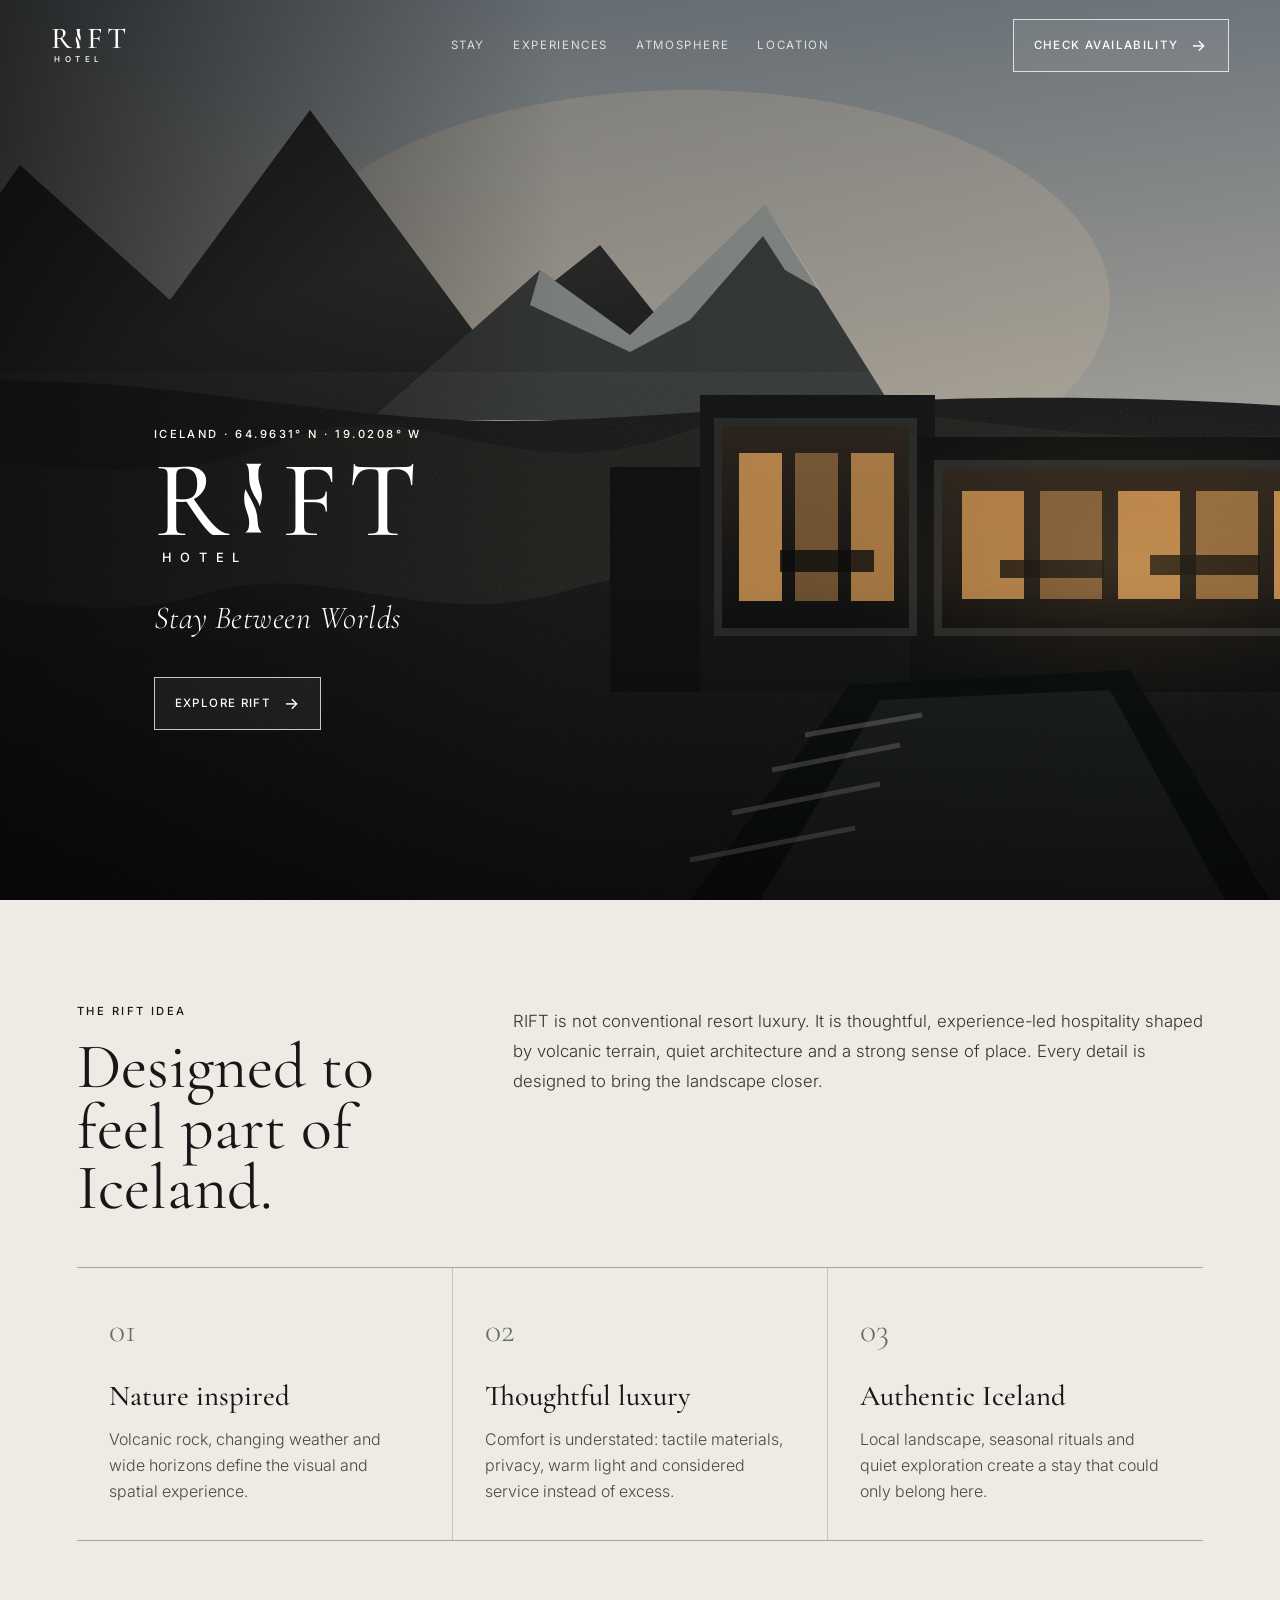
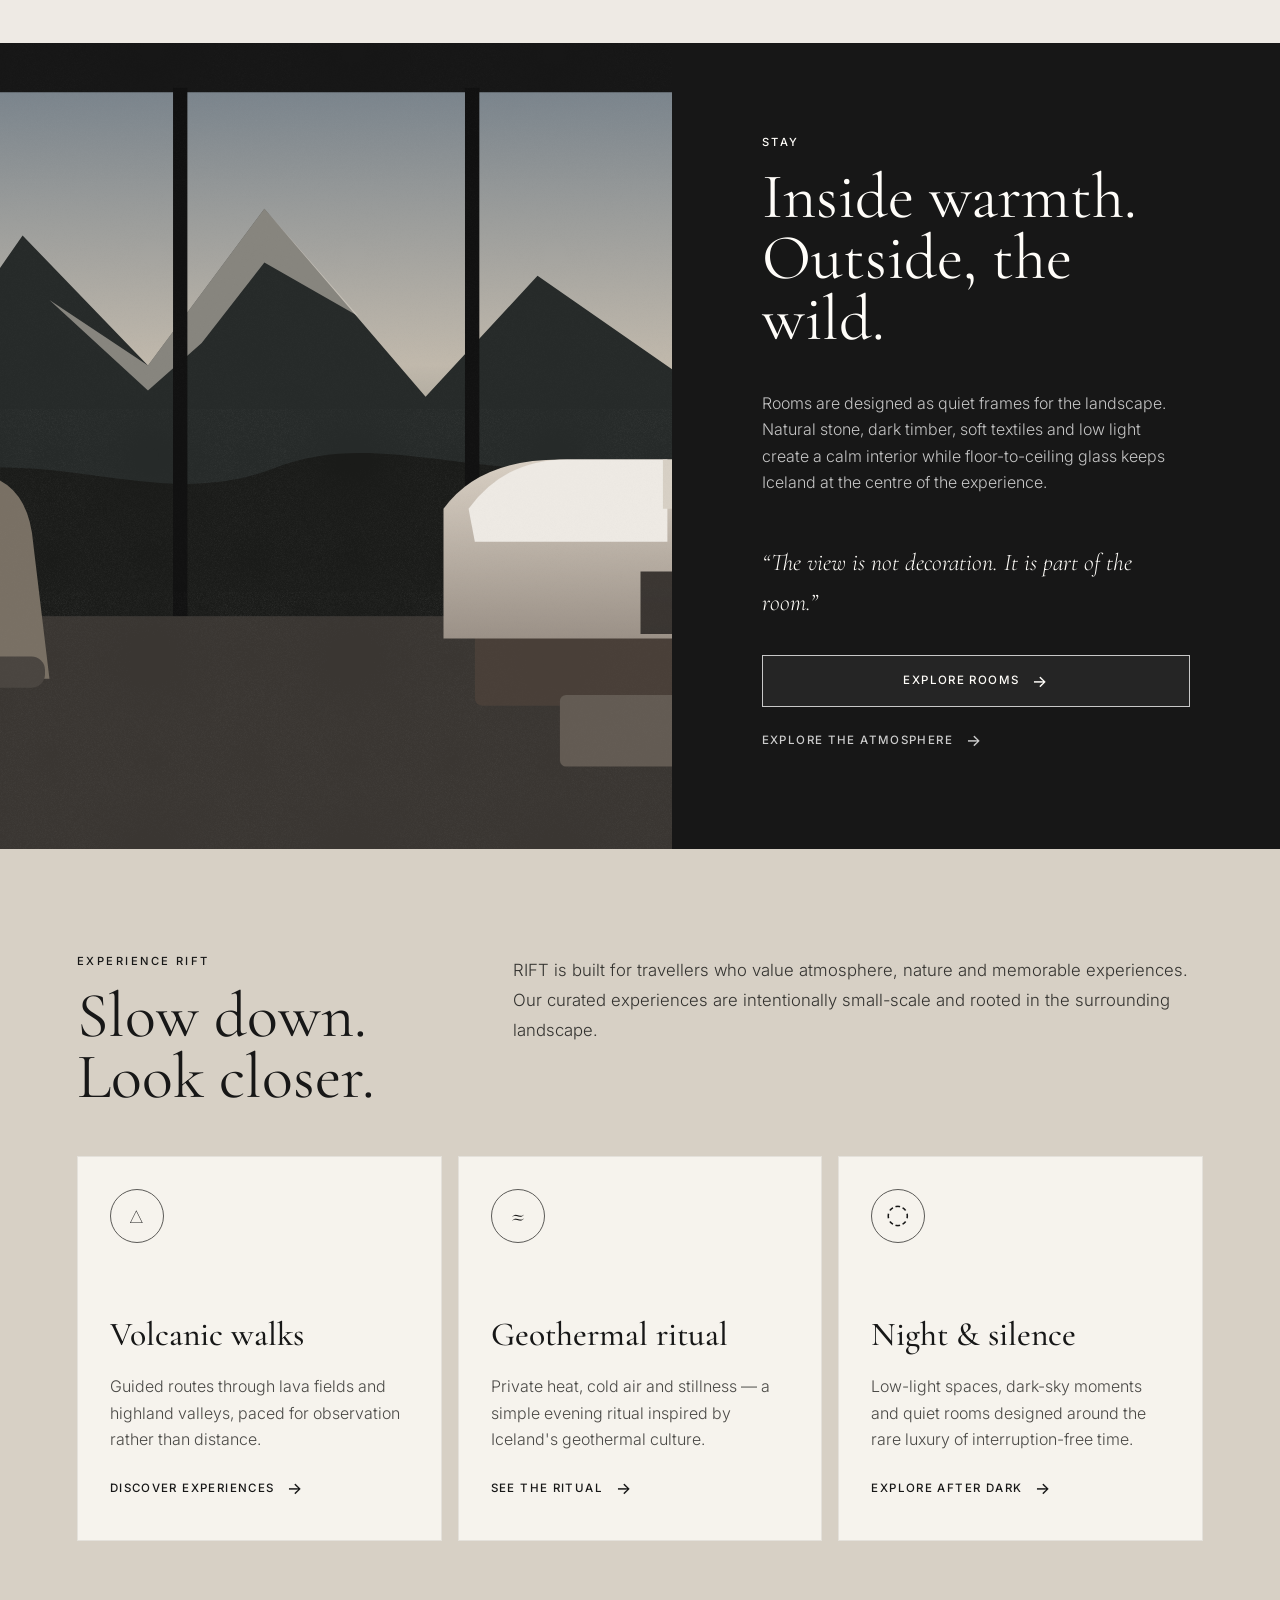
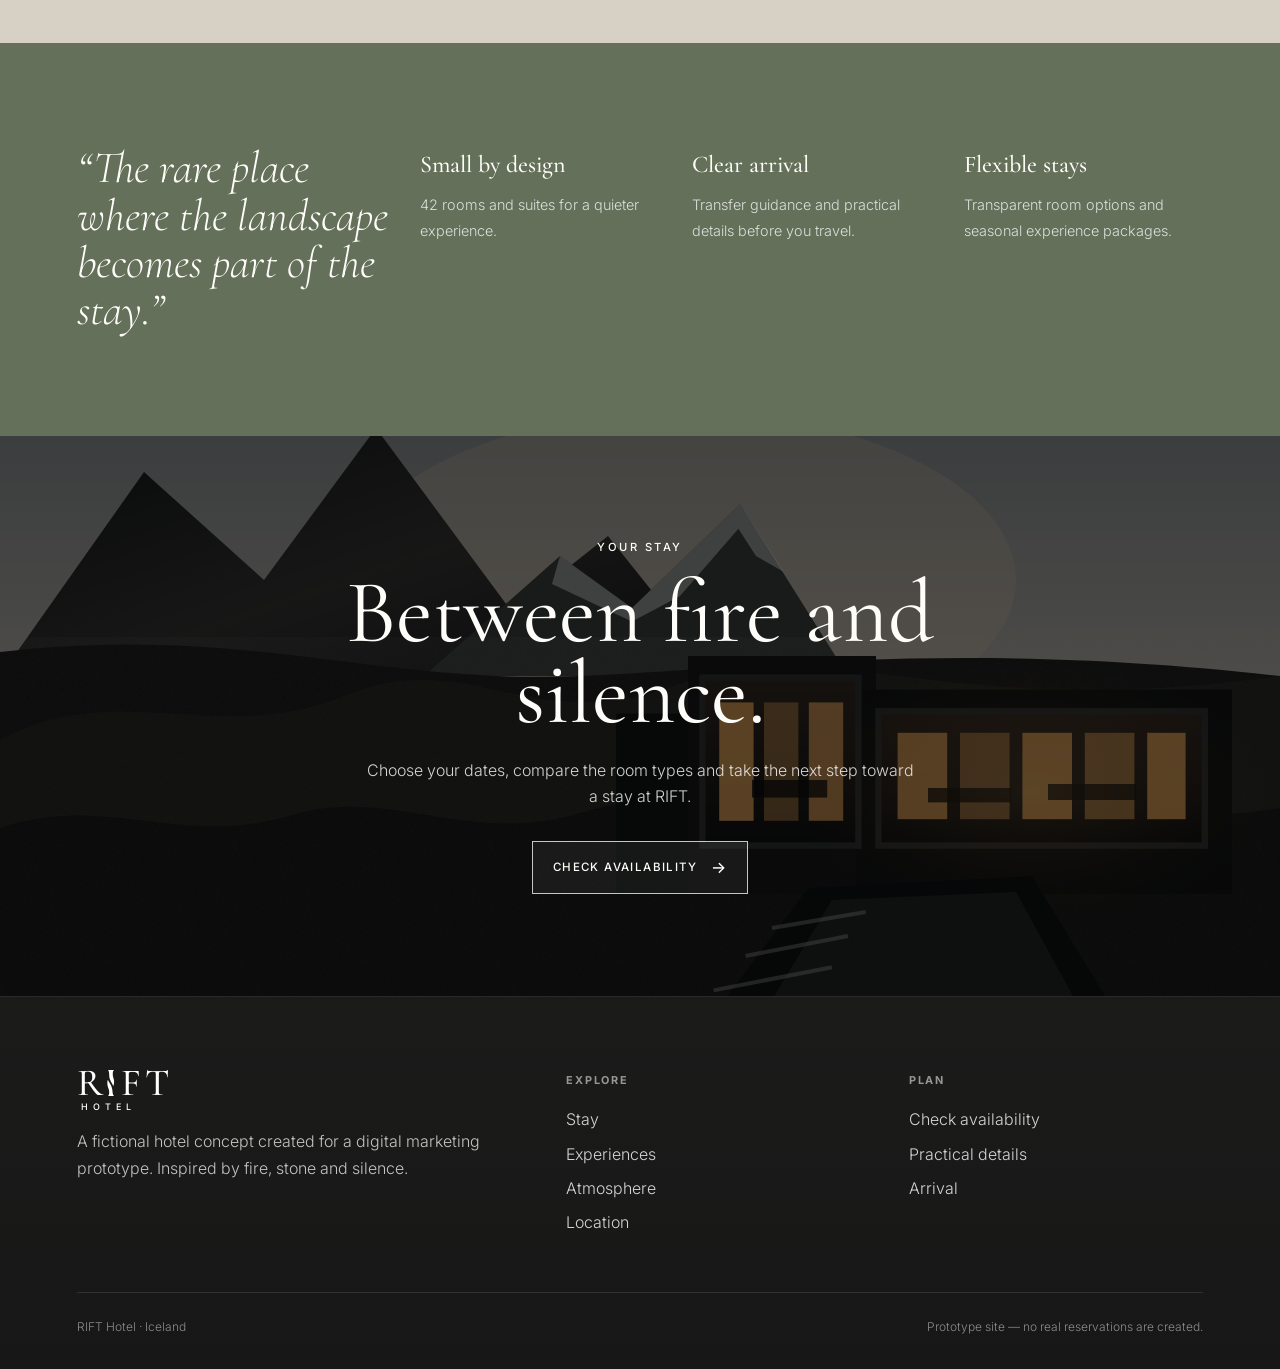
<file: index.html>
<!doctype html>
<html lang="en">
<head>
  <meta charset="utf-8">
  <meta name="viewport" content="width=device-width,initial-scale=1">
  <meta name="description" content="RIFT Hotel — a design-led Icelandic retreat shaped by fire, stone and silence.">
  <title>RIFT Hotel — Stay Between Worlds</title>
  <link rel="stylesheet" href="styles.css">
  <link rel="stylesheet" href="brandmark-v7.css">
</head>
<body>
<a class="skip-link" href="#main">Skip to content</a>
<header class="site-header">
  <a class="rift-wordmark" href="index.html" aria-label="RIFT Hotel home"><span class="rift-wordmark-main"><span class="letters">R</span><span class="rift-cut-i" aria-hidden="true"></span><span class="letters">FT</span></span><span class="rift-hotel-label">HOTEL</span></a>
  <nav class="desktop-nav" aria-label="Main navigation">
    <a href="stay.html">Stay</a><a href="experiences.html">Experiences</a><a href="atmosphere.html">Atmosphere</a><a href="location.html">Location</a>
  </nav>
  <a class="btn btn-light header-cta" href="book.html">Check availability</a>
  <button class="menu-toggle" aria-expanded="false" aria-label="Open menu"><span></span><span></span></button>
</header>
<nav class="mobile-nav" aria-label="Mobile navigation">
  <a href="stay.html">Stay</a><a href="experiences.html">Experiences</a><a href="atmosphere.html">Atmosphere</a><a href="location.html">Location</a><a href="book.html">Check availability</a>
</nav>

<main id="main">
  <section class="hero" aria-label="RIFT Hotel in the Icelandic Highlands">
    <div class="hero-inner">
      <div>
        <div class="eyebrow">Iceland · 64.9631° N · 19.0208° W</div>
        <div class="hero-rift-wordmark" role="img" aria-label="RIFT Hotel"><span class="rift-wordmark-main"><span class="letters">R</span><span class="rift-cut-i" aria-hidden="true"></span><span class="letters">FT</span></span><span class="rift-hotel-label">HOTEL</span></div>
        <h1 class="sr-only">RIFT Hotel</h1>
        <p class="hero-tagline">Stay Between Worlds</p>
        <div class="hero-actions">
          <a class="btn btn-light" href="stay.html">Explore RIFT</a>
        </div>
      </div>
    </div>
  </section>

  <section class="intro">
    <div class="section-inner">
      <div class="section-head">
        <div><div class="eyebrow">The RIFT idea</div><h2>Designed to feel part of Iceland.</h2></div>
        <p>RIFT is not conventional resort luxury. It is thoughtful, experience-led hospitality shaped by volcanic terrain, quiet architecture and a strong sense of place. Every detail is designed to bring the landscape closer.</p>
      </div>
      <div class="intro-grid">
        <article class="pillar"><div class="num">01</div><h3>Nature inspired</h3><p>Volcanic rock, changing weather and wide horizons define the visual and spatial experience.</p></article>
        <article class="pillar"><div class="num">02</div><h3>Thoughtful luxury</h3><p>Comfort is understated: tactile materials, privacy, warm light and considered service instead of excess.</p></article>
        <article class="pillar"><div class="num">03</div><h3>Authentic Iceland</h3><p>Local landscape, seasonal rituals and quiet exploration create a stay that could only belong here.</p></article>
      </div>
    </div>
  </section>

  <section class="split-feature">
    <div class="media" role="img" aria-label="Warm, minimalist RIFT hotel room looking onto Icelandic mountains"></div>
    <div class="copy">
      <div class="eyebrow">Stay</div>
      <h2>Inside warmth. Outside, the wild.</h2>
      <p>Rooms are designed as quiet frames for the landscape. Natural stone, dark timber, soft textiles and low light create a calm interior while floor-to-ceiling glass keeps Iceland at the centre of the experience.</p>
      <p class="quote">“The view is not decoration. It is part of the room.”</p>
      <a class="btn btn-light" href="stay.html">Explore rooms</a>
      <a class="text-link homepage-atmosphere-link" href="atmosphere.html">Explore the atmosphere</a>
    </div>
  </section>

  <section class="cards-section">
    <div class="section-inner">
      <div class="section-head">
        <div><div class="eyebrow">Experience RIFT</div><h2>Slow down. Look closer.</h2></div>
        <p>RIFT is built for travellers who value atmosphere, nature and memorable experiences. Our curated experiences are intentionally small-scale and rooted in the surrounding landscape.</p>
      </div>
      <div class="cards">
        <article class="card"><div class="card-icon" aria-hidden="true">△</div><div><h3>Volcanic walks</h3><p>Guided routes through lava fields and highland valleys, paced for observation rather than distance.</p><a class="text-link" href="experiences.html">Discover experiences</a></div></article>
        <article class="card"><div class="card-icon" aria-hidden="true">≈</div><div><h3>Geothermal ritual</h3><p>Private heat, cold air and stillness — a simple evening ritual inspired by Iceland's geothermal culture.</p><a class="text-link" href="experiences.html">See the ritual</a></div></article>
        <article class="card"><div class="card-icon" aria-hidden="true">◌</div><div><h3>Night & silence</h3><p>Low-light spaces, dark-sky moments and quiet rooms designed around the rare luxury of interruption-free time.</p><a class="text-link" href="experiences.html">Explore after dark</a></div></article>
      </div>
    </div>
  </section>

  <section class="trust-strip">
    <div class="section-inner trust-grid">
      <blockquote>“The rare place where the landscape becomes part of the stay.”</blockquote>
      <div class="trust-item"><strong>Small by design</strong><span>42 rooms and suites for a quieter experience.</span></div>
      <div class="trust-item"><strong>Clear arrival</strong><span>Transfer guidance and practical details before you travel.</span></div>
      <div class="trust-item"><strong>Flexible stays</strong><span>Transparent room options and seasonal experience packages.</span></div>
    </div>
  </section>

  <section class="conversion-panel">
    <div class="inner">
      <div class="eyebrow">Your stay</div>
      <h2>Between fire and silence.</h2>
      <p>Choose your dates, compare the room types and take the next step toward a stay at RIFT.</p>
      <a class="btn btn-light" href="book.html">Check availability</a>
    </div>
  </section>
</main>

<footer class="site-footer">
  <div class="footer-inner">
    <div class="footer-brand"><a class="rift-wordmark" href="index.html" aria-label="RIFT Hotel home"><span class="rift-wordmark-main"><span class="letters">R</span><span class="rift-cut-i" aria-hidden="true"></span><span class="letters">FT</span></span><span class="rift-hotel-label">HOTEL</span></a><p>A fictional hotel concept created for a digital marketing prototype. Inspired by fire, stone and silence.</p></div>
    <div class="footer-col"><h4>Explore</h4><a href="stay.html">Stay</a><a href="experiences.html">Experiences</a><a href="atmosphere.html">Atmosphere</a><a href="location.html">Location</a></div>
    <div class="footer-col"><h4>Plan</h4><a href="book.html">Check availability</a><a href="location.html#practical">Practical details</a><a href="location.html#arrival">Arrival</a></div>
  </div>
  <div class="footer-bottom"><span>RIFT Hotel · Iceland</span><span>Prototype site — no real reservations are created.</span></div>
</footer>
<script src="script.js"></script>
</body>
</html>
</file>
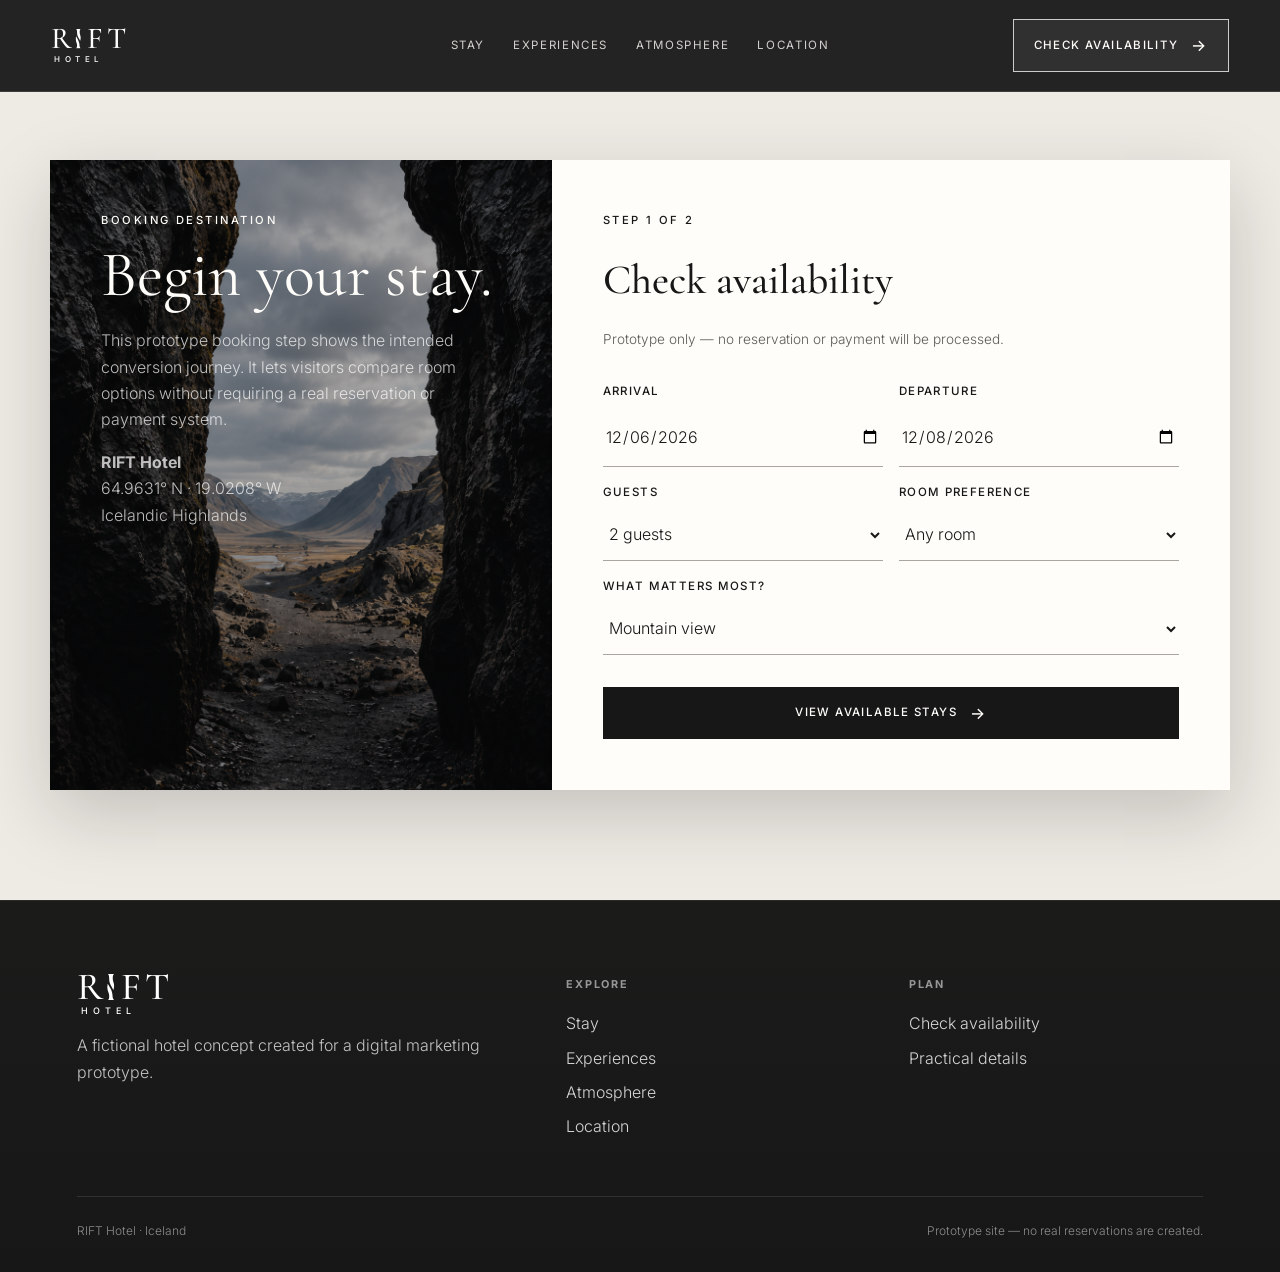
<file: book.html>
<!doctype html>
<html lang="en">
<head><meta charset="utf-8"><meta name="viewport" content="width=device-width,initial-scale=1"><meta name="description" content="Prototype booking step for RIFT Hotel."><title>Check Availability — RIFT Hotel</title><link rel="stylesheet" href="styles.css"><link rel="stylesheet" href="brandmark-v7.css"><link rel="stylesheet" href="booking-photo-v1.css"></head>
<body>
<a class="skip-link" href="#main">Skip to content</a>
<header class="site-header header-solid"><a class="rift-wordmark" href="index.html" aria-label="RIFT Hotel home"><span class="rift-wordmark-main"><span class="letters">R</span><span class="rift-cut-i" aria-hidden="true"></span><span class="letters">FT</span></span><span class="rift-hotel-label">HOTEL</span></a><nav class="desktop-nav" aria-label="Main navigation"><a href="stay.html">Stay</a><a href="experiences.html">Experiences</a><a href="atmosphere.html">Atmosphere</a><a href="location.html">Location</a></nav><a class="btn btn-light header-cta" href="book.html" aria-current="page">Check availability</a><button class="menu-toggle" aria-expanded="false" aria-label="Open menu"><span></span><span></span></button></header>
<nav class="mobile-nav" aria-label="Mobile navigation"><a href="stay.html">Stay</a><a href="experiences.html">Experiences</a><a href="atmosphere.html">Atmosphere</a><a href="location.html">Location</a><a href="book.html">Check availability</a></nav>
<main id="main" class="booking-wrap">
  <div class="booking-shell">
    <aside class="booking-aside"><div class="eyebrow">Booking destination</div><h1>Begin your stay.</h1><p>This prototype booking step shows the intended conversion journey. It lets visitors compare room options without requiring a real reservation or payment system.</p><p><strong>RIFT Hotel</strong><br>64.9631° N · 19.0208° W<br>Icelandic Highlands</p></aside>
    <section class="booking-form" aria-labelledby="availability-title"><div class="eyebrow">Step 1 of 2</div><h2 id="availability-title">Check availability</h2><p class="form-note">Prototype only — no reservation or payment will be processed.</p><form id="availability-form"><div class="form-grid"><div class="field"><label for="arrival">Arrival</label><input id="arrival" name="arrival" type="date" required></div><div class="field"><label for="departure">Departure</label><input id="departure" name="departure" type="date" required></div><div class="field"><label for="guests">Guests</label><select id="guests" name="guests"><option>1 guest</option><option selected>2 guests</option></select></div><div class="field"><label for="room">Room preference</label><select id="room" name="room"><option>Any room</option><option>Stone Room</option><option>Lava View</option><option>RIFT Suite</option></select></div><div class="field full"><label for="notes">What matters most?</label><select id="notes" name="notes"><option>Mountain view</option><option>Private geothermal soak</option><option>Quietest room</option><option>Close to dining</option></select></div></div><button class="btn btn-dark" type="submit">View available stays</button></form><div class="availability-results" id="availability-results" aria-live="polite"><div class="eyebrow">Available for <span data-nights>2 nights</span></div><div class="result-card"><div><strong>Stone Room</strong><small>Breakfast included · Mountain view</small></div><div class="result-price">from €420<small>/ night</small></div></div><div class="result-card"><div><strong>Lava View</strong><small>Breakfast included · Panoramic glass</small></div><div class="result-price">from €560<small>/ night</small></div></div><div class="result-card"><div><strong>RIFT Suite</strong><small>Breakfast included · Private geothermal soak</small></div><div class="result-price">from €790<small>/ night</small></div></div><p class="form-note">End of prototype journey. In a live hotel website, selecting a room would continue to guest details and payment.</p></div></section>
  </div>
</main>
<footer class="site-footer"><div class="footer-inner"><div class="footer-brand"><a class="rift-wordmark" href="index.html" aria-label="RIFT Hotel home"><span class="rift-wordmark-main"><span class="letters">R</span><span class="rift-cut-i" aria-hidden="true"></span><span class="letters">FT</span></span><span class="rift-hotel-label">HOTEL</span></a><p>A fictional hotel concept created for a digital marketing prototype.</p></div><div class="footer-col"><h4>Explore</h4><a href="stay.html">Stay</a><a href="experiences.html">Experiences</a><a href="atmosphere.html">Atmosphere</a><a href="location.html">Location</a></div><div class="footer-col"><h4>Plan</h4><a href="book.html">Check availability</a><a href="location.html#practical">Practical details</a></div></div><div class="footer-bottom"><span>RIFT Hotel · Iceland</span><span>Prototype site — no real reservations are created.</span></div></footer>
<script src="script.js"></script>
</body></html>
</file>
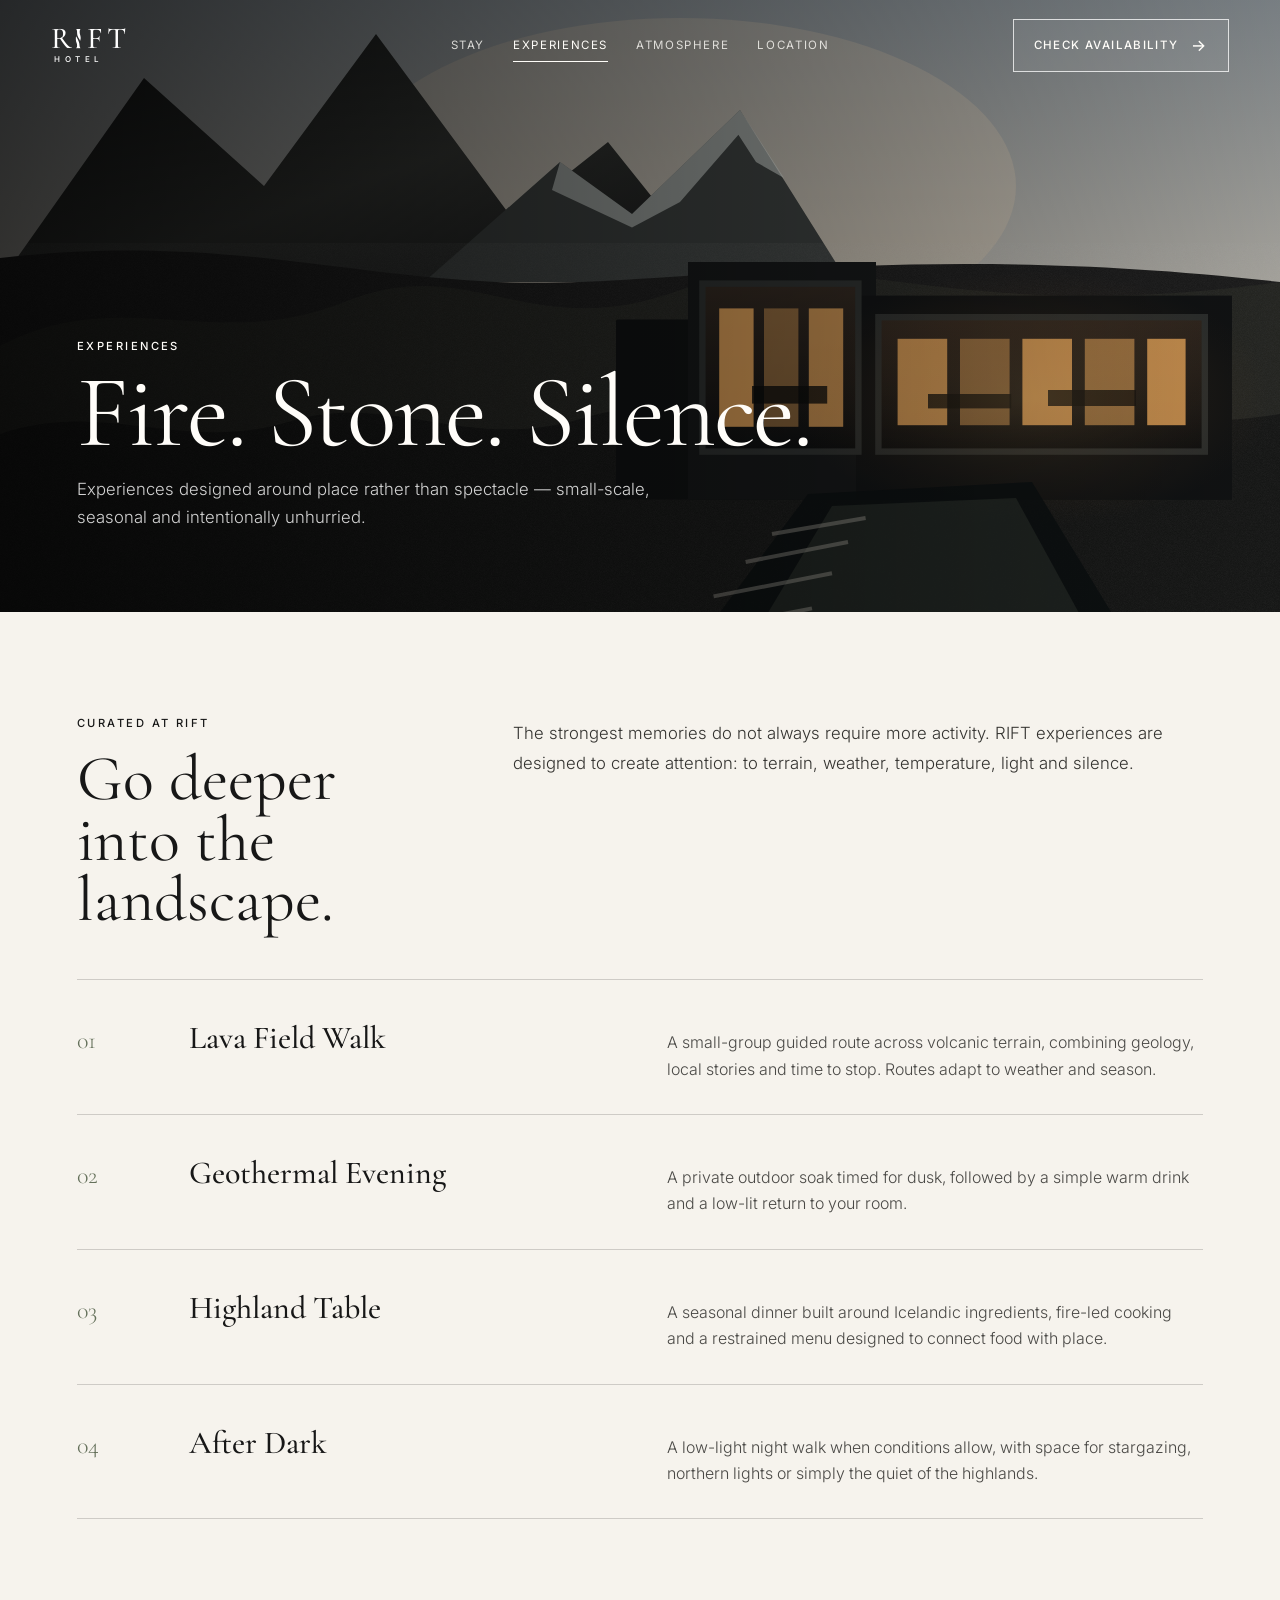
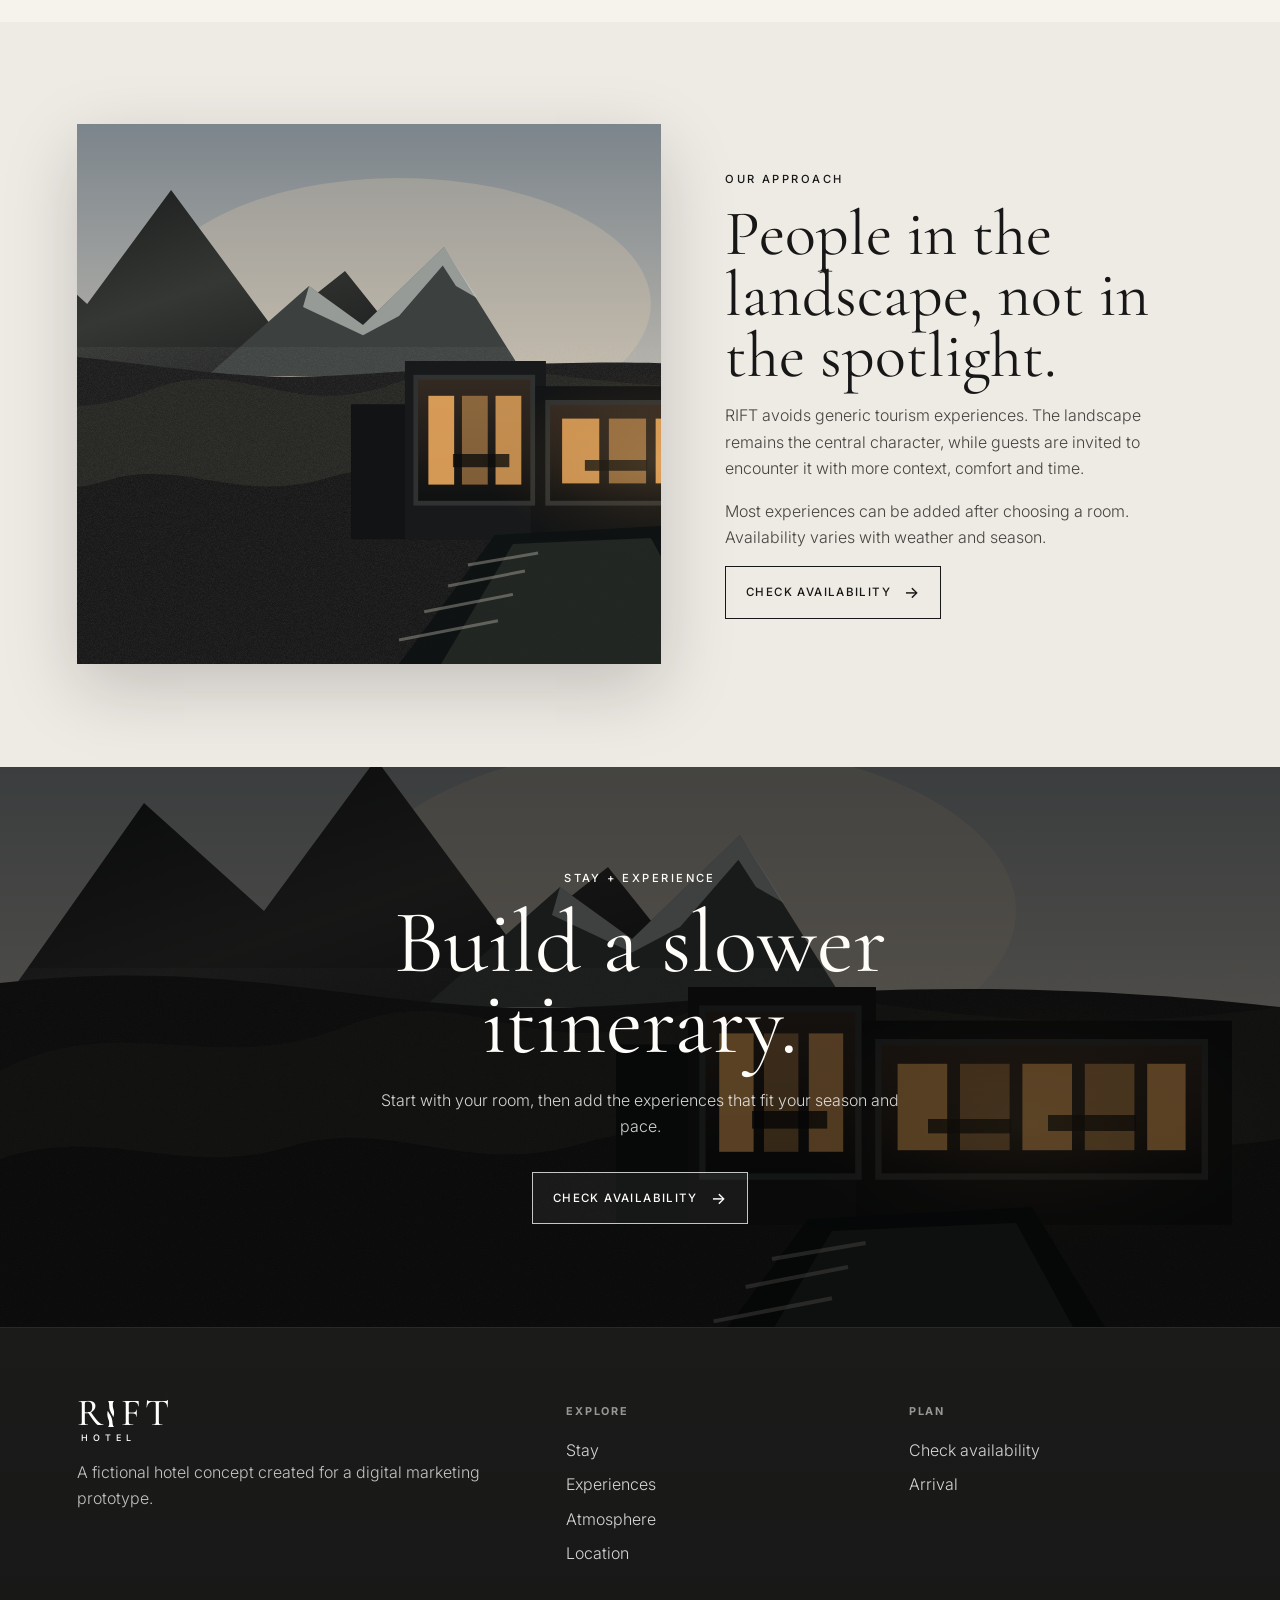
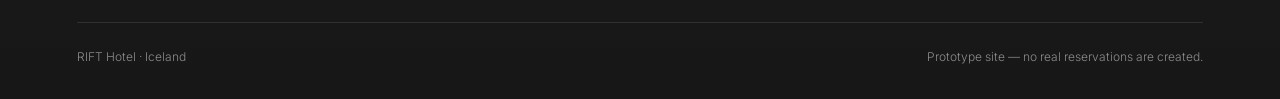
<file: experiences.html>
<!doctype html>
<html lang="en">
<head><meta charset="utf-8"><meta name="viewport" content="width=device-width,initial-scale=1"><meta name="description" content="Nature-led experiences at RIFT Hotel in Iceland."><title>Experiences — RIFT Hotel</title><link rel="stylesheet" href="styles.css"><link rel="stylesheet" href="brandmark-v7.css"></head>
<body>
<a class="skip-link" href="#main">Skip to content</a>
<header class="site-header"><a class="rift-wordmark" href="index.html" aria-label="RIFT Hotel home"><span class="rift-wordmark-main"><span class="letters">R</span><span class="rift-cut-i" aria-hidden="true"></span><span class="letters">FT</span></span><span class="rift-hotel-label">HOTEL</span></a><nav class="desktop-nav" aria-label="Main navigation"><a href="stay.html">Stay</a><a href="experiences.html" aria-current="page">Experiences</a><a href="atmosphere.html">Atmosphere</a><a href="location.html">Location</a></nav><a class="btn btn-light header-cta" href="book.html">Check availability</a><button class="menu-toggle" aria-expanded="false" aria-label="Open menu"><span></span><span></span></button></header>
<nav class="mobile-nav" aria-label="Mobile navigation"><a href="stay.html">Stay</a><a href="experiences.html">Experiences</a><a href="atmosphere.html">Atmosphere</a><a href="location.html">Location</a><a href="book.html">Check availability</a></nav>
<main id="main">
  <section class="page-hero"><div class="content"><div class="eyebrow">Experiences</div><h1>Fire. Stone. Silence.</h1><p>Experiences designed around place rather than spectacle — small-scale, seasonal and intentionally unhurried.</p></div></section>
  <section><div class="section-inner"><div class="section-head"><div><div class="eyebrow">Curated at RIFT</div><h2>Go deeper into the landscape.</h2></div><p>The strongest memories do not always require more activity. RIFT experiences are designed to create attention: to terrain, weather, temperature, light and silence.</p></div><div class="experience-list"><article class="experience-row"><div class="index">01</div><h3>Lava Field Walk</h3><p>A small-group guided route across volcanic terrain, combining geology, local stories and time to stop. Routes adapt to weather and season.</p></article><article class="experience-row"><div class="index">02</div><h3>Geothermal Evening</h3><p>A private outdoor soak timed for dusk, followed by a simple warm drink and a low-lit return to your room.</p></article><article class="experience-row"><div class="index">03</div><h3>Highland Table</h3><p>A seasonal dinner built around Icelandic ingredients, fire-led cooking and a restrained menu designed to connect food with place.</p></article><article class="experience-row"><div class="index">04</div><h3>After Dark</h3><p>A low-light night walk when conditions allow, with space for stargazing, northern lights or simply the quiet of the highlands.</p></article></div></div></section>
  <section class="intro"><div class="section-inner editorial-grid reverse"><div class="photo" role="img" aria-label="Volcanic Icelandic landscape surrounding RIFT"></div><div class="editorial-copy"><div class="eyebrow">Our approach</div><h2 class="editorial-title">People in the landscape, not in the spotlight.</h2><p>RIFT avoids generic tourism experiences. The landscape remains the central character, while guests are invited to encounter it with more context, comfort and time.</p><p>Most experiences can be added after choosing a room. Availability varies with weather and season.</p><a class="btn btn-outline" href="book.html">Check availability</a></div></div></section>
  <section class="conversion-panel"><div class="inner"><div class="eyebrow">Stay + experience</div><h2>Build a slower itinerary.</h2><p>Start with your room, then add the experiences that fit your season and pace.</p><a class="btn btn-light" href="book.html">Check availability</a></div></section>
</main>
<footer class="site-footer"><div class="footer-inner"><div class="footer-brand"><a class="rift-wordmark" href="index.html" aria-label="RIFT Hotel home"><span class="rift-wordmark-main"><span class="letters">R</span><span class="rift-cut-i" aria-hidden="true"></span><span class="letters">FT</span></span><span class="rift-hotel-label">HOTEL</span></a><p>A fictional hotel concept created for a digital marketing prototype.</p></div><div class="footer-col"><h4>Explore</h4><a href="stay.html">Stay</a><a href="experiences.html">Experiences</a><a href="atmosphere.html">Atmosphere</a><a href="location.html">Location</a></div><div class="footer-col"><h4>Plan</h4><a href="book.html">Check availability</a><a href="location.html#arrival">Arrival</a></div></div><div class="footer-bottom"><span>RIFT Hotel · Iceland</span><span>Prototype site — no real reservations are created.</span></div></footer>
<script src="script.js"></script>
</body></html>
</file>
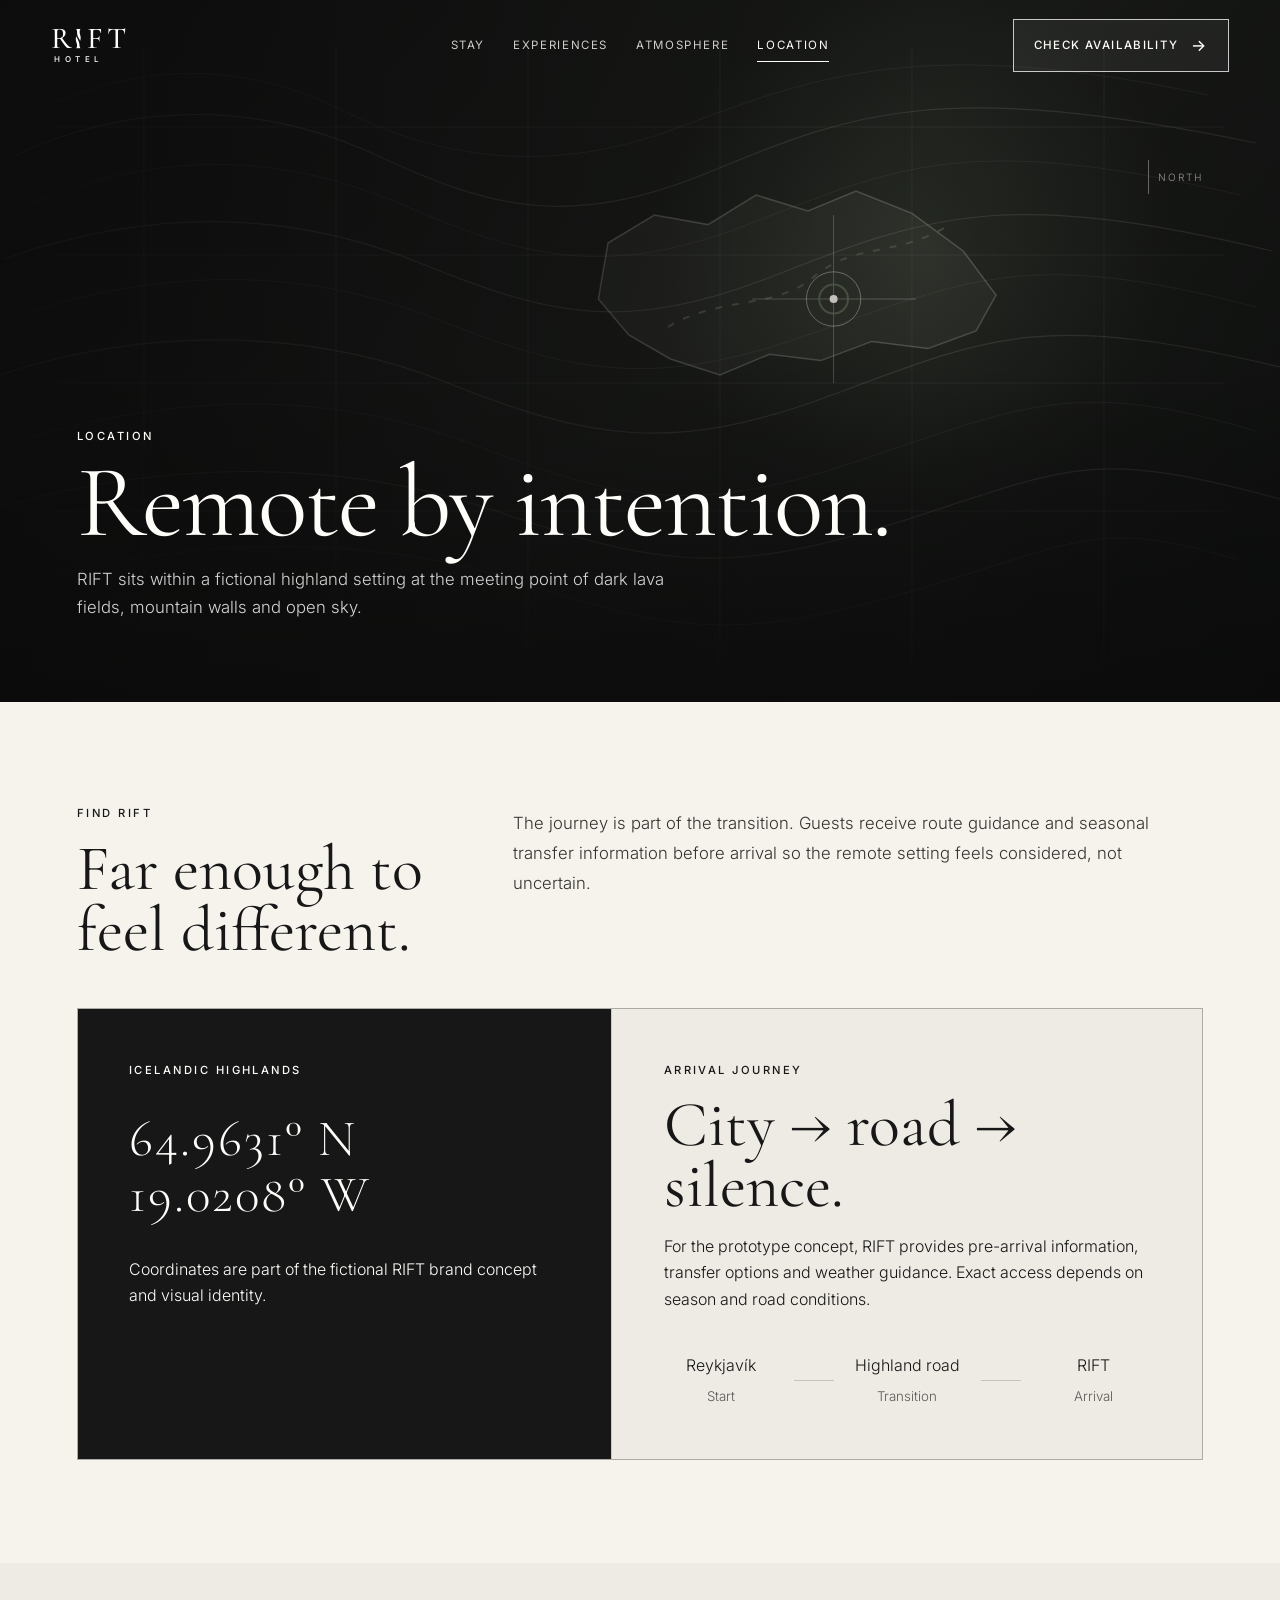
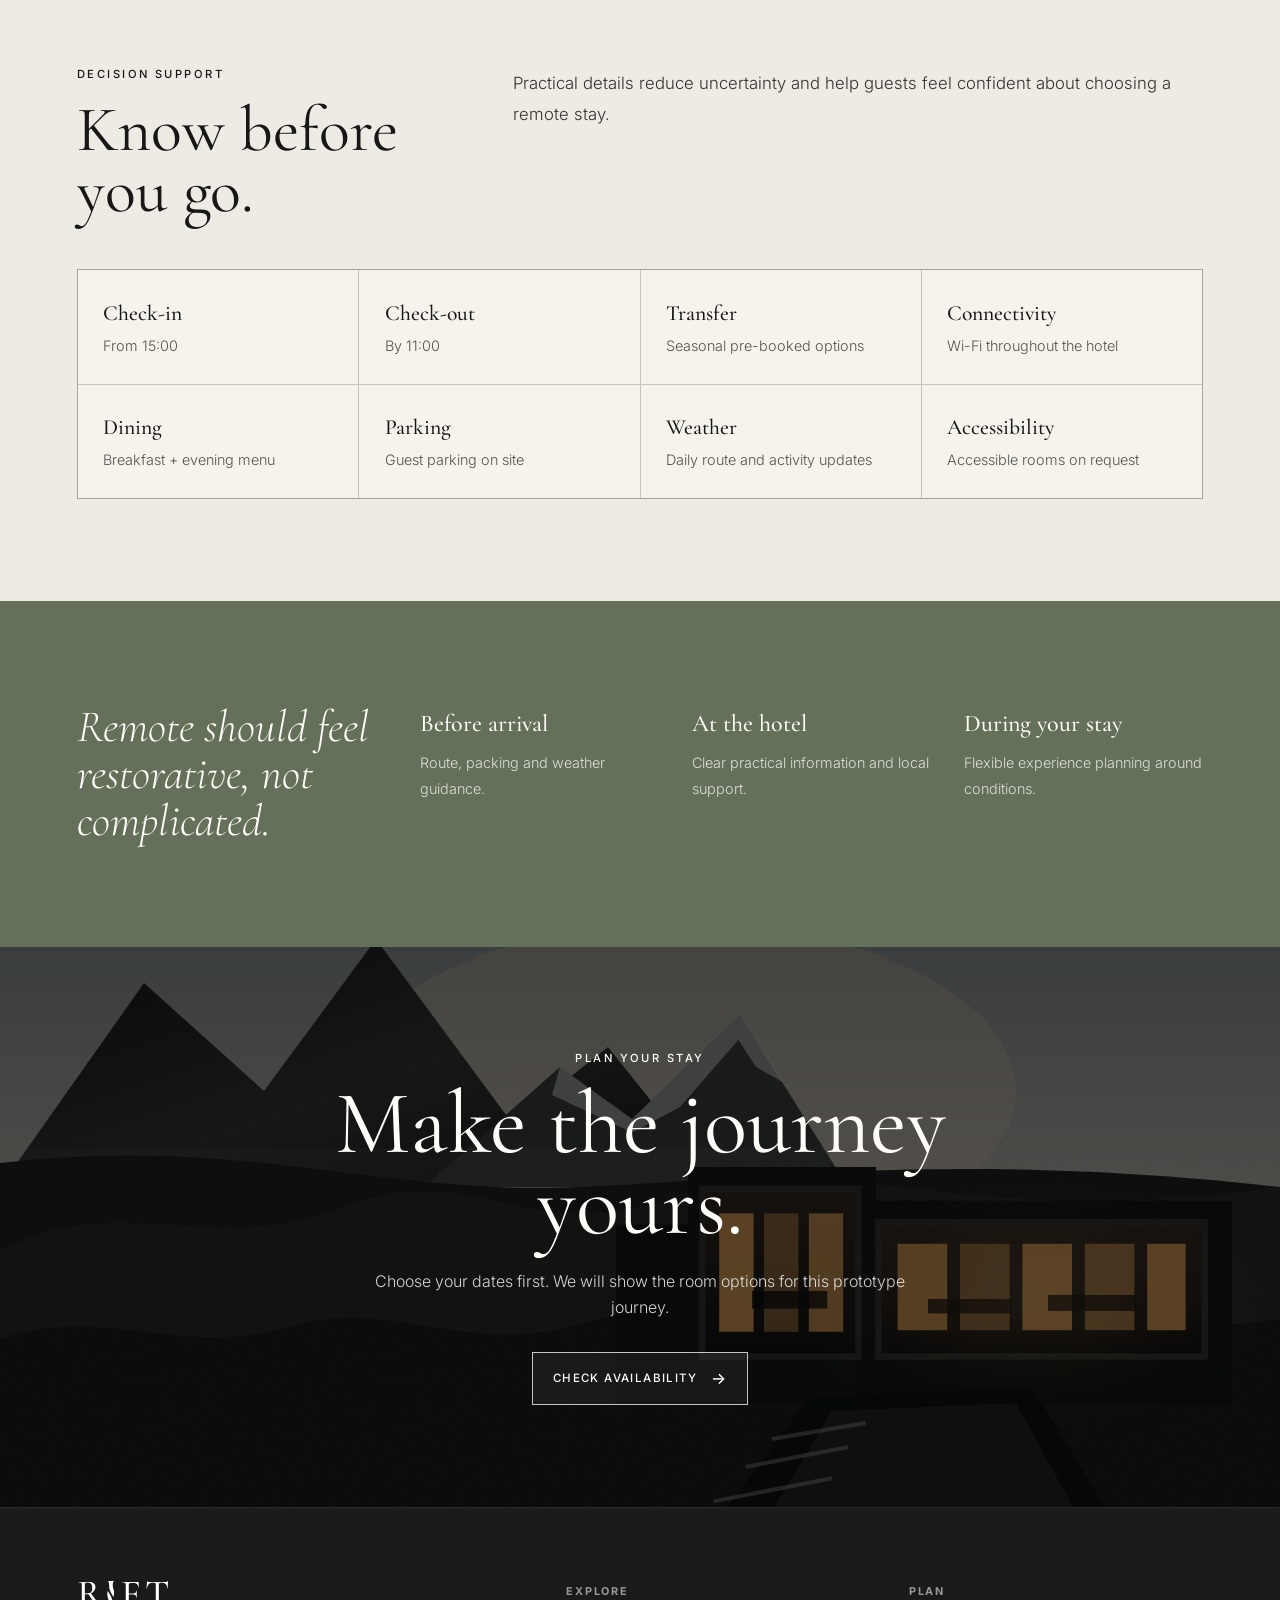
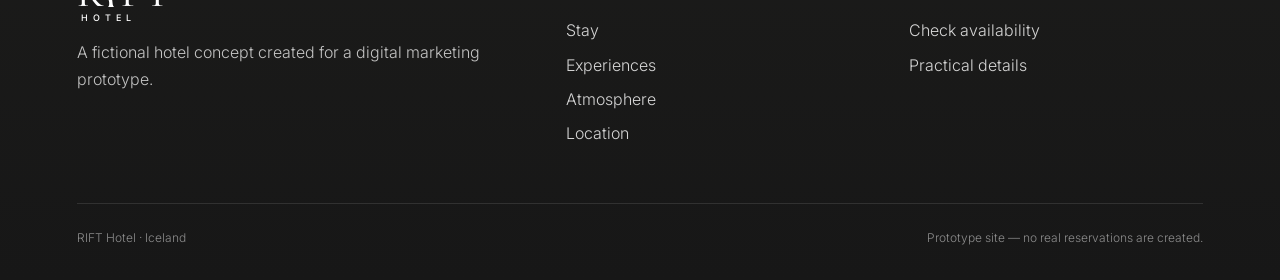
<file: location.html>
<!doctype html>
<html lang="en">
<head><meta charset="utf-8"><meta name="viewport" content="width=device-width,initial-scale=1"><meta name="description" content="Location, arrival and practical details for RIFT Hotel."><title>Location — RIFT Hotel</title><link rel="stylesheet" href="styles.css"><link rel="stylesheet" href="brandmark-v7.css"><link rel="stylesheet" href="location-map-v1.css"></head>
<body>
<a class="skip-link" href="#main">Skip to content</a>
<header class="site-header"><a class="rift-wordmark" href="index.html" aria-label="RIFT Hotel home"><span class="rift-wordmark-main"><span class="letters">R</span><span class="rift-cut-i" aria-hidden="true"></span><span class="letters">FT</span></span><span class="rift-hotel-label">HOTEL</span></a><nav class="desktop-nav" aria-label="Main navigation"><a href="stay.html">Stay</a><a href="experiences.html">Experiences</a><a href="atmosphere.html">Atmosphere</a><a href="location.html" aria-current="page">Location</a></nav><a class="btn btn-light header-cta" href="book.html">Check availability</a><button class="menu-toggle" aria-expanded="false" aria-label="Open menu"><span></span><span></span></button></header>
<nav class="mobile-nav" aria-label="Mobile navigation"><a href="stay.html">Stay</a><a href="experiences.html">Experiences</a><a href="atmosphere.html">Atmosphere</a><a href="location.html">Location</a><a href="book.html">Check availability</a></nav>
<main id="main">
  <section class="page-hero location-map-hero">
    <div class="location-map-canvas" aria-hidden="true">
      <svg viewBox="0 0 1600 900" preserveAspectRatio="xMidYMid slice">
        <g>
          <line class="grid-line" x1="180" y1="70" x2="180" y2="840"/><line class="grid-line" x1="420" y1="70" x2="420" y2="840"/><line class="grid-line" x1="660" y1="70" x2="660" y2="840"/><line class="grid-line" x1="900" y1="70" x2="900" y2="840"/><line class="grid-line" x1="1140" y1="70" x2="1140" y2="840"/><line class="grid-line" x1="1380" y1="70" x2="1380" y2="840"/>
          <line class="grid-line" x1="70" y1="170" x2="1530" y2="170"/><line class="grid-line" x1="70" y1="330" x2="1530" y2="330"/><line class="grid-line" x1="70" y1="490" x2="1530" y2="490"/><line class="grid-line" x1="70" y1="650" x2="1530" y2="650"/>
        </g>
        <g>
          <path class="topo-soft" d="M45 150 C190 80 320 95 430 150 S680 235 850 170 S1160 55 1510 130"/>
          <path class="topo" d="M20 205 C170 135 330 140 470 205 S710 300 890 225 S1180 110 1570 190"/>
          <path class="topo-soft" d="M40 265 C210 195 360 205 510 270 S760 360 940 290 S1210 175 1550 255"/>
          <path class="topo" d="M5 335 C190 270 365 275 525 340 S780 430 970 355 S1260 245 1590 325"/>
          <path class="topo-soft" d="M25 405 C205 345 380 345 545 410 S810 500 1010 430 S1285 320 1570 395"/>
          <path class="topo" d="M0 480 C180 420 385 420 560 490 S840 580 1040 505 S1305 400 1600 470"/>
          <path class="topo-soft" d="M30 560 C235 500 420 500 600 570 S875 655 1080 585 S1350 485 1570 550"/>
          <path class="topo" d="M0 645 C210 585 430 585 620 650 S900 735 1120 665 S1360 570 1600 635"/>
          <path class="topo-soft" d="M50 735 C260 680 470 680 655 740 S920 815 1140 750 S1370 660 1545 710"/>
        </g>
        <path class="island" d="M760 315 L818 280 L885 292 L945 255 L1010 275 L1070 250 L1140 278 L1204 325 L1245 380 L1220 425 L1160 447 L1090 438 L1026 462 L962 454 L900 480 L838 460 L786 430 L748 385 Z"/>
        <path class="rift-line" d="M835 420 C900 380 970 400 1020 355 C1070 315 1120 332 1182 295"/>
        <g>
          <line class="crosshair" x1="1042" y1="280" x2="1042" y2="490"/><line class="crosshair" x1="940" y1="385" x2="1145" y2="385"/>
          <circle class="marker-ring" cx="1042" cy="385" r="34"/><circle class="marker-pulse" cx="1042" cy="385" r="18"/><circle class="marker-dot" cx="1042" cy="385" r="5"/>
        </g>
      </svg>
    </div>
    <div class="location-map-north" aria-hidden="true"><span></span>NORTH</div>
    <div class="content"><div class="eyebrow">Location</div><h1>Remote by intention.</h1><p>RIFT sits within a fictional highland setting at the meeting point of dark lava fields, mountain walls and open sky.</p></div>
  </section>
  <section id="arrival"><div class="section-inner"><div class="section-head"><div><div class="eyebrow">Find RIFT</div><h2>Far enough to feel different.</h2></div><p>The journey is part of the transition. Guests receive route guidance and seasonal transfer information before arrival so the remote setting feels considered, not uncertain.</p></div><div class="location-grid"><div class="location-panel dark"><div class="eyebrow">Icelandic Highlands</div><div class="coordinate-display">64.9631° N<br>19.0208° W</div><p>Coordinates are part of the fictional RIFT brand concept and visual identity.</p></div><div class="location-panel"><div class="eyebrow">Arrival journey</div><h2 class="editorial-title">City → road → silence.</h2><p>For the prototype concept, RIFT provides pre-arrival information, transfer options and weather guidance. Exact access depends on season and road conditions.</p><div class="route"><div>Reykjavík<small>Start</small></div><div class="line"></div><div>Highland road<small>Transition</small></div><div class="line"></div><div>RIFT<small>Arrival</small></div></div></div></div></div></section>
  <section class="intro" id="practical"><div class="section-inner"><div class="section-head"><div><div class="eyebrow">Decision support</div><h2>Know before you go.</h2></div><p>Practical details reduce uncertainty and help guests feel confident about choosing a remote stay.</p></div><div class="practical-grid"><div class="practical"><strong>Check-in</strong><span>From 15:00</span></div><div class="practical"><strong>Check-out</strong><span>By 11:00</span></div><div class="practical"><strong>Transfer</strong><span>Seasonal pre-booked options</span></div><div class="practical"><strong>Connectivity</strong><span>Wi-Fi throughout the hotel</span></div><div class="practical"><strong>Dining</strong><span>Breakfast + evening menu</span></div><div class="practical"><strong>Parking</strong><span>Guest parking on site</span></div><div class="practical"><strong>Weather</strong><span>Daily route and activity updates</span></div><div class="practical"><strong>Accessibility</strong><span>Accessible rooms on request</span></div></div></div></section>
  <section class="trust-strip"><div class="section-inner trust-grid"><blockquote>Remote should feel restorative, not complicated.</blockquote><div class="trust-item"><strong>Before arrival</strong><span>Route, packing and weather guidance.</span></div><div class="trust-item"><strong>At the hotel</strong><span>Clear practical information and local support.</span></div><div class="trust-item"><strong>During your stay</strong><span>Flexible experience planning around conditions.</span></div></div></section>
  <section class="conversion-panel"><div class="inner"><div class="eyebrow">Plan your stay</div><h2>Make the journey yours.</h2><p>Choose your dates first. We will show the room options for this prototype journey.</p><a class="btn btn-light" href="book.html">Check availability</a></div></section>
</main>
<footer class="site-footer"><div class="footer-inner"><div class="footer-brand"><a class="rift-wordmark" href="index.html" aria-label="RIFT Hotel home"><span class="rift-wordmark-main"><span class="letters">R</span><span class="rift-cut-i" aria-hidden="true"></span><span class="letters">FT</span></span><span class="rift-hotel-label">HOTEL</span></a><p>A fictional hotel concept created for a digital marketing prototype.</p></div><div class="footer-col"><h4>Explore</h4><a href="stay.html">Stay</a><a href="experiences.html">Experiences</a><a href="atmosphere.html">Atmosphere</a><a href="location.html">Location</a></div><div class="footer-col"><h4>Plan</h4><a href="book.html">Check availability</a><a href="#practical">Practical details</a></div></div><div class="footer-bottom"><span>RIFT Hotel · Iceland</span><span>Prototype site — no real reservations are created.</span></div></footer>
<script src="script.js"></script>
</body></html>
</file>
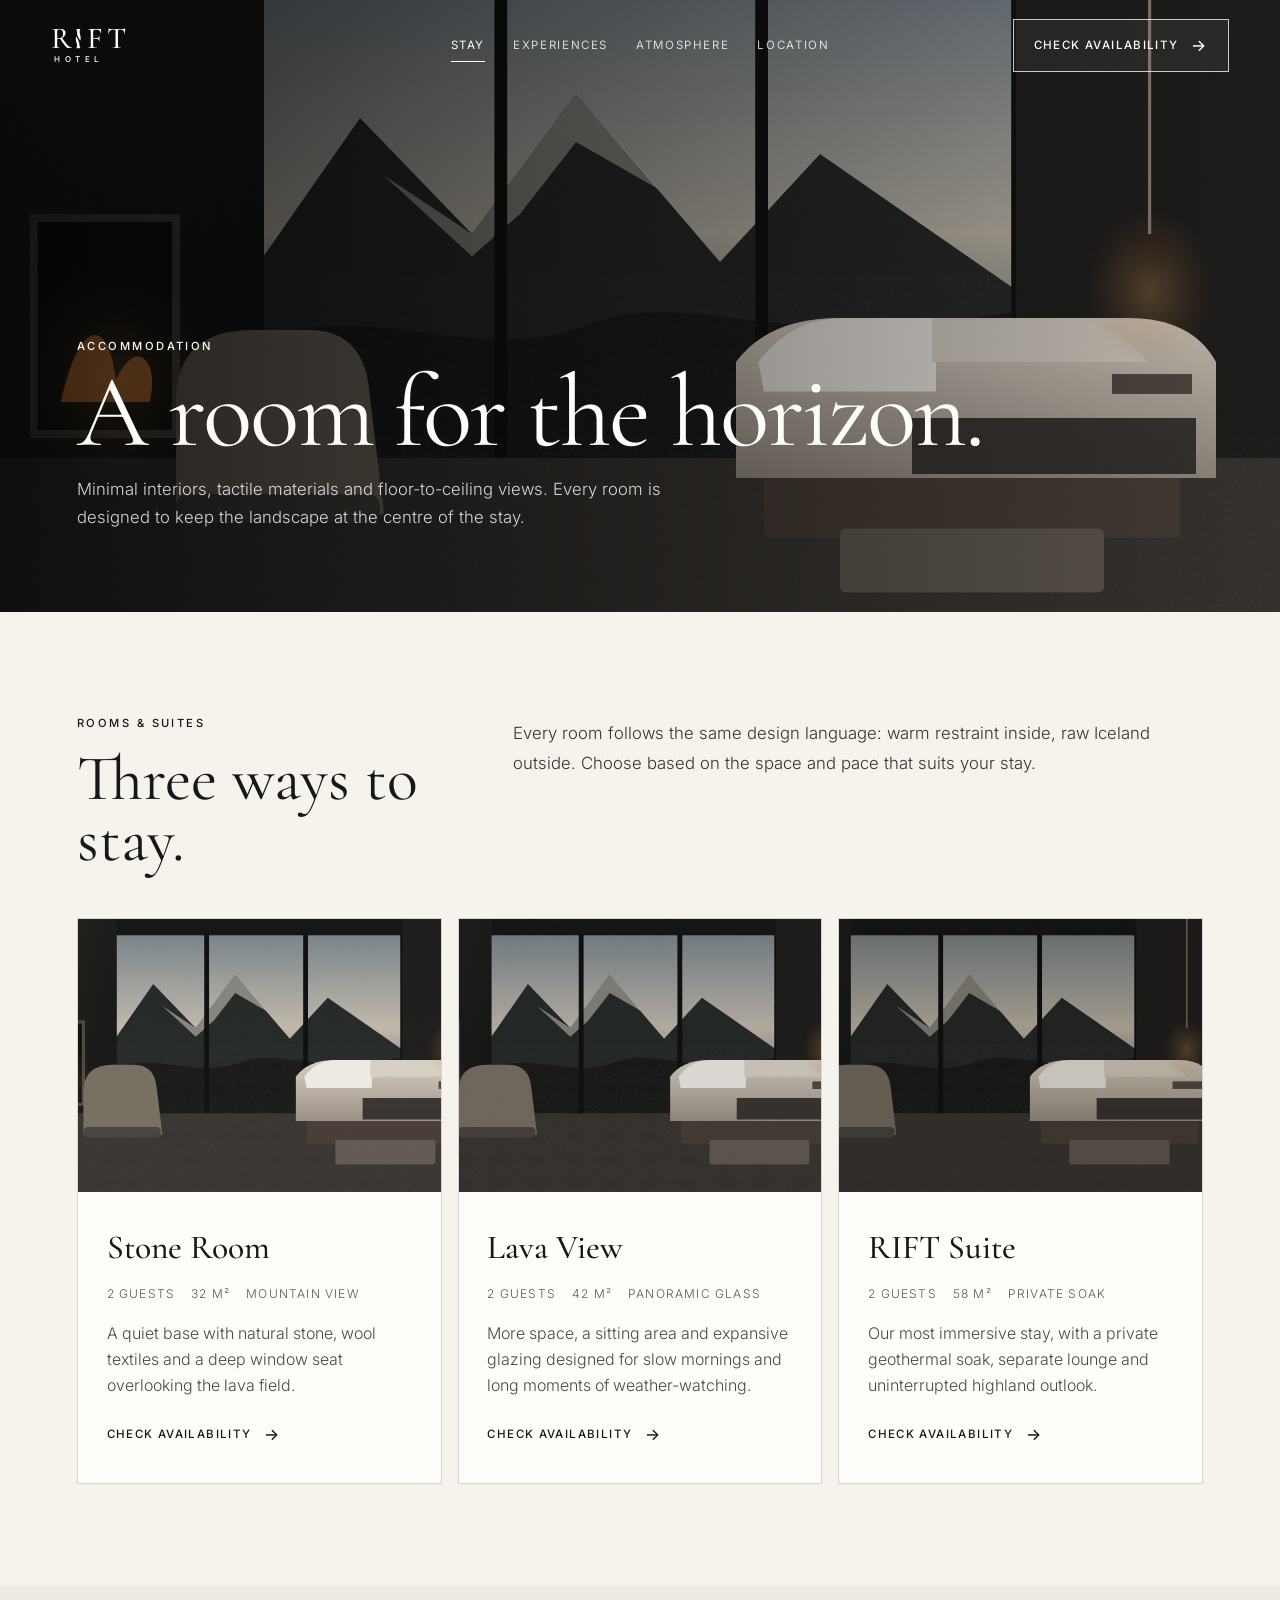
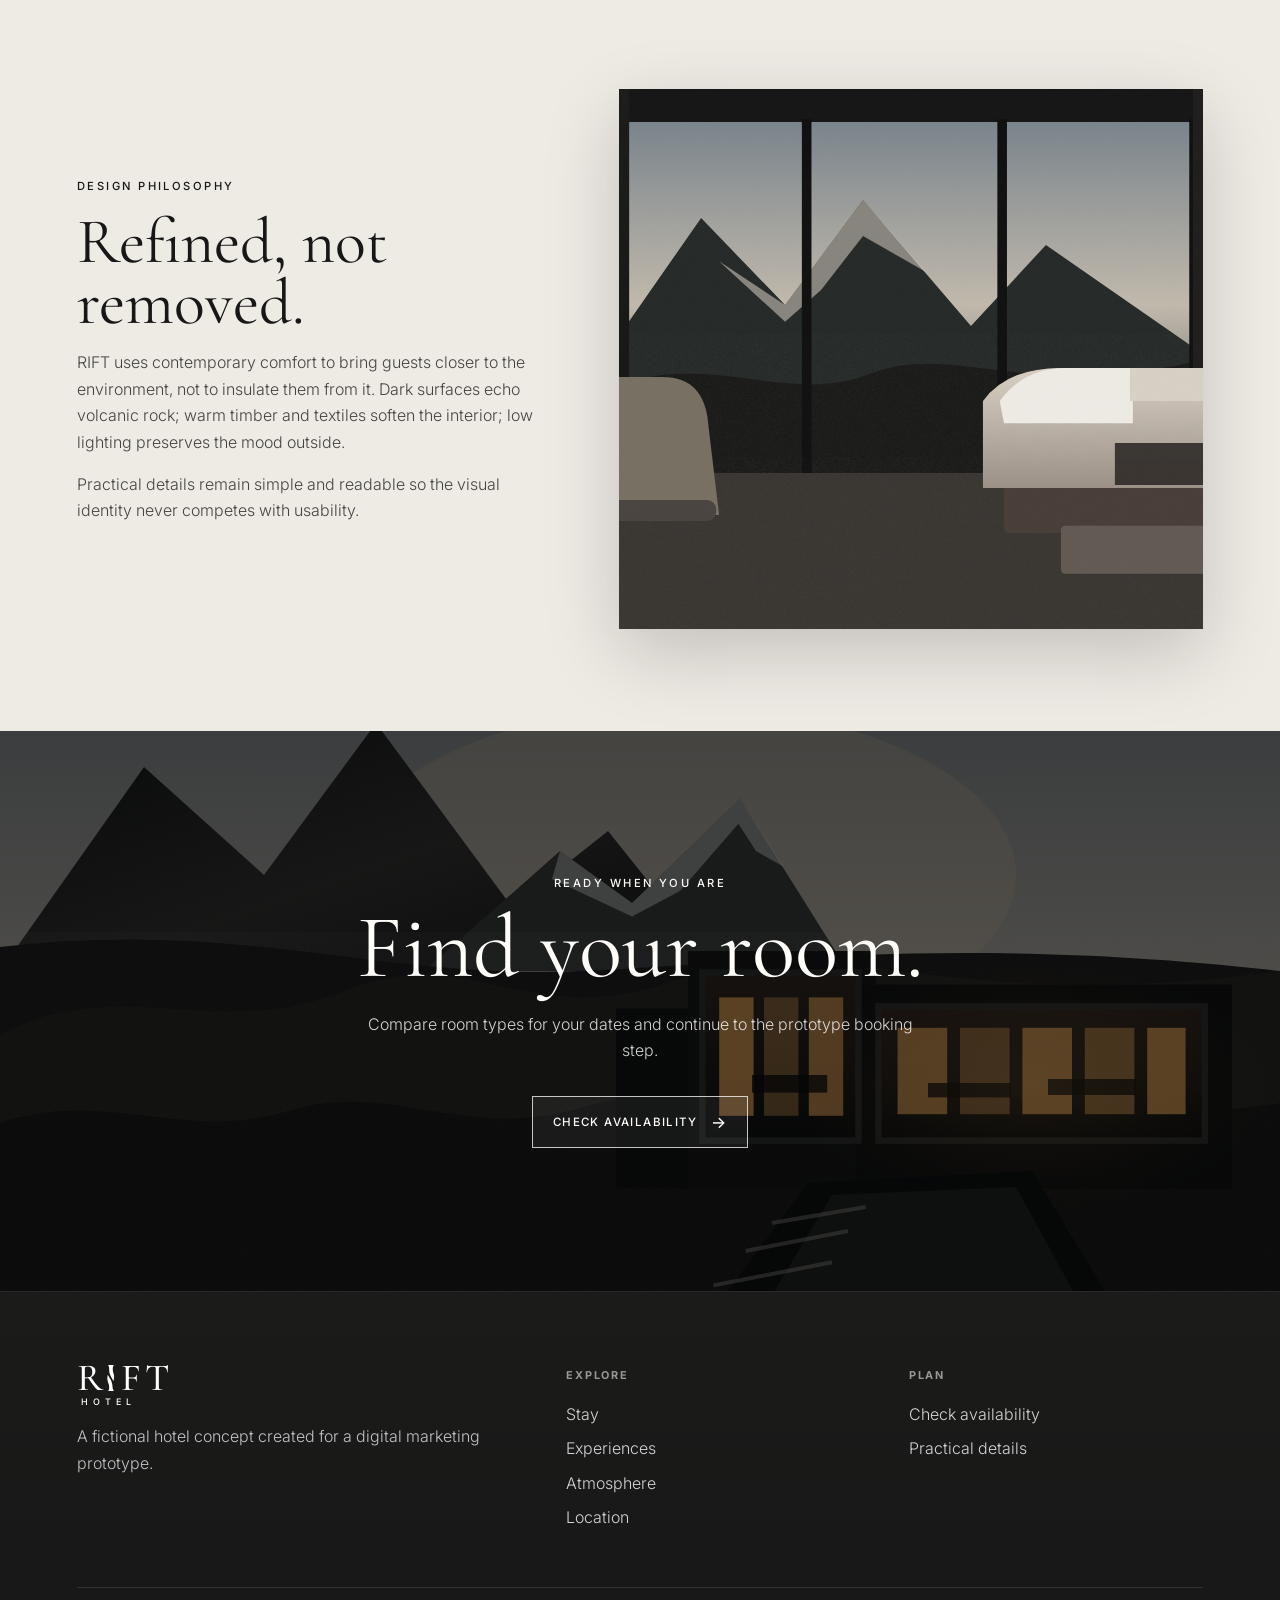
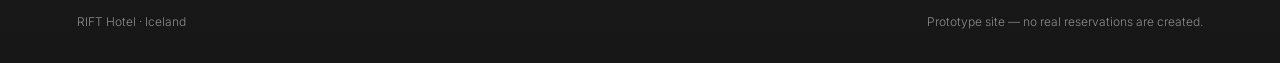
<file: stay.html>
<!doctype html>
<html lang="en">
<head>
  <meta charset="utf-8"><meta name="viewport" content="width=device-width,initial-scale=1">
  <meta name="description" content="Explore rooms and suites at RIFT Hotel, a design-led Icelandic retreat.">
  <title>Stay — RIFT Hotel</title><link rel="stylesheet" href="styles.css"><link rel="stylesheet" href="brandmark-v7.css">
</head>
<body>
<a class="skip-link" href="#main">Skip to content</a>
<header class="site-header">
  <a class="rift-wordmark" href="index.html" aria-label="RIFT Hotel home"><span class="rift-wordmark-main"><span class="letters">R</span><span class="rift-cut-i" aria-hidden="true"></span><span class="letters">FT</span></span><span class="rift-hotel-label">HOTEL</span></a>
  <nav class="desktop-nav" aria-label="Main navigation"><a href="stay.html" aria-current="page">Stay</a><a href="experiences.html">Experiences</a><a href="atmosphere.html">Atmosphere</a><a href="location.html">Location</a></nav>
  <a class="btn btn-light header-cta" href="book.html">Check availability</a><button class="menu-toggle" aria-expanded="false" aria-label="Open menu"><span></span><span></span></button>
</header>
<nav class="mobile-nav" aria-label="Mobile navigation"><a href="stay.html">Stay</a><a href="experiences.html">Experiences</a><a href="atmosphere.html">Atmosphere</a><a href="location.html">Location</a><a href="book.html">Check availability</a></nav>
<main id="main">
  <section class="page-hero room"><div class="content"><div class="eyebrow">Accommodation</div><h1>A room for the horizon.</h1><p>Minimal interiors, tactile materials and floor-to-ceiling views. Every room is designed to keep the landscape at the centre of the stay.</p></div></section>
  <section><div class="section-inner"><div class="section-head"><div><div class="eyebrow">Rooms & suites</div><h2>Three ways to stay.</h2></div><p>Every room follows the same design language: warm restraint inside, raw Iceland outside. Choose based on the space and pace that suits your stay.</p></div><div class="room-grid"><article class="room-card"><div class="image" role="img" aria-label="RIFT room with mountain view"></div><div class="body"><h3>Stone Room</h3><div class="meta-row"><span>2 guests</span><span>32 m²</span><span>Mountain view</span></div><p>A quiet base with natural stone, wool textiles and a deep window seat overlooking the lava field.</p><a class="text-link" href="book.html">Check availability</a></div></article><article class="room-card"><div class="image" role="img" aria-label="RIFT room with panoramic landscape view"></div><div class="body"><h3>Lava View</h3><div class="meta-row"><span>2 guests</span><span>42 m²</span><span>Panoramic glass</span></div><p>More space, a sitting area and expansive glazing designed for slow mornings and long moments of weather-watching.</p><a class="text-link" href="book.html">Check availability</a></div></article><article class="room-card"><div class="image" role="img" aria-label="RIFT suite with warm interior and outdoor view"></div><div class="body"><h3>RIFT Suite</h3><div class="meta-row"><span>2 guests</span><span>58 m²</span><span>Private soak</span></div><p>Our most immersive stay, with a private geothermal soak, separate lounge and uninterrupted highland outlook.</p><a class="text-link" href="book.html">Check availability</a></div></article></div></div></section>
  <section class="intro"><div class="section-inner editorial-grid"><div class="editorial-copy"><div class="eyebrow">Design philosophy</div><h2 class="editorial-title">Refined, not removed.</h2><p>RIFT uses contemporary comfort to bring guests closer to the environment, not to insulate them from it. Dark surfaces echo volcanic rock; warm timber and textiles soften the interior; low lighting preserves the mood outside.</p><p>Practical details remain simple and readable so the visual identity never competes with usability.</p></div><div class="photo room" role="img" aria-label="RIFT room interior"></div></div></section>
  <section class="conversion-panel"><div class="inner"><div class="eyebrow">Ready when you are</div><h2>Find your room.</h2><p>Compare room types for your dates and continue to the prototype booking step.</p><a class="btn btn-light" href="book.html">Check availability</a></div></section>
</main>
<footer class="site-footer"><div class="footer-inner"><div class="footer-brand"><a class="rift-wordmark" href="index.html" aria-label="RIFT Hotel home"><span class="rift-wordmark-main"><span class="letters">R</span><span class="rift-cut-i" aria-hidden="true"></span><span class="letters">FT</span></span><span class="rift-hotel-label">HOTEL</span></a><p>A fictional hotel concept created for a digital marketing prototype.</p></div><div class="footer-col"><h4>Explore</h4><a href="stay.html">Stay</a><a href="experiences.html">Experiences</a><a href="atmosphere.html">Atmosphere</a><a href="location.html">Location</a></div><div class="footer-col"><h4>Plan</h4><a href="book.html">Check availability</a><a href="location.html#practical">Practical details</a></div></div><div class="footer-bottom"><span>RIFT Hotel · Iceland</span><span>Prototype site — no real reservations are created.</span></div></footer>
<script src="script.js"></script>
</body></html>
</file>
<file: styles.css>
@import url('https://fonts.googleapis.com/css2?family=Cormorant+Garamond:ital,wght@0,400;0,500;0,600;1,500&family=Inter:wght@300;400;500;600&display=swap');

:root {
  --obsidian: #171717;
  --lava: #5b5a57;
  --stone: #d7d0c5;
  --moss: #64705a;
  --ash: #eeeae4;
  --paper: #f6f3ed;
  --white: #fffdf9;
  --line: rgba(23, 23, 23, .18);
  --shadow: 0 24px 70px rgba(0,0,0,.18);
  --serif: 'Cormorant Garamond', Georgia, serif;
  --sans: 'Inter', Arial, sans-serif;
}

* { box-sizing: border-box; }
html { scroll-behavior: smooth; }
body { margin: 0; color: var(--obsidian); background: var(--paper); font-family: var(--sans); font-weight: 300; line-height: 1.65; }
a { color: inherit; }
img { width: 100%; display: block; }
button, input, select { font: inherit; }

.skip-link { position: fixed; left: 1rem; top: -4rem; z-index: 9999; background: var(--white); color: var(--obsidian); padding: .7rem 1rem; }
.skip-link:focus { top: 1rem; }
.site-header { position: fixed; inset: 0 0 auto 0; z-index: 100; display: grid; grid-template-columns: 1fr auto 1fr; align-items: center; padding: 1.2rem clamp(1rem, 4vw, 4rem); color: var(--white); transition: background .25s ease, border-color .25s ease; border-bottom: 1px solid transparent; }
.site-header.is-scrolled, .site-header.header-solid { background: rgba(23,23,23,.94); backdrop-filter: blur(10px); border-color: rgba(255,255,255,.12); }
.wordmark { text-decoration: none; display: inline-flex; flex-direction: column; align-items: flex-start; justify-self: start; gap: .22rem; line-height: 1; }
.wordmark-text { display: inline-flex; align-items: center; gap: .08em; font-family: var(--serif); font-size: 1.52rem; font-weight: 500; letter-spacing: .14em; line-height: .82; }
.wordmark-hotel { font-family: var(--sans); font-size: .48rem; font-weight: 500; letter-spacing: .48em; margin-left: .18rem; opacity: .92; }
.wordmark .rift-i, .hero-logo .rift-i { width: .22em; height: 1.08em; position: relative; display: inline-block; margin: 0 .03em; }
.wordmark .rift-i::before, .wordmark .rift-i::after, .hero-logo .rift-i::before, .hero-logo .rift-i::after { content: ''; position: absolute; left: 48%; width: 2px; background: currentColor; transform-origin: center; }
.wordmark .rift-i::before, .hero-logo .rift-i::before { top: 0; height: 47%; transform: rotate(-10deg); }
.wordmark .rift-i::after, .hero-logo .rift-i::after { bottom: 0; height: 47%; transform: rotate(10deg); }
.desktop-nav { display: flex; gap: clamp(1rem,2.2vw,2.4rem); align-items: center; }
.desktop-nav a { text-decoration: none; text-transform: uppercase; letter-spacing: .14em; font-size: .72rem; font-weight: 400; opacity: .8; position: relative; }
.desktop-nav a::after { content: ''; height: 1px; background: currentColor; position: absolute; left: 0; right: 100%; bottom: -.45rem; transition: right .2s ease; }
.desktop-nav a:hover::after, .desktop-nav a[aria-current='page']::after { right: 0; }
.desktop-nav a[aria-current='page'] { opacity: 1; }
.header-cta { justify-self: end; }
.btn, .text-link { display: inline-flex; align-items: center; justify-content: center; gap: .8rem; min-height: 46px; padding: .75rem 1.25rem; text-decoration: none; text-transform: uppercase; letter-spacing: .12em; font-size: .72rem; font-weight: 500; border: 1px solid currentColor; cursor: pointer; transition: background .2s ease, color .2s ease, border-color .2s ease, transform .2s ease; }
.btn-dark { background: var(--obsidian); color: var(--white); border-color: var(--obsidian); }
.btn-dark:hover { background: var(--moss); border-color: var(--moss); }
.btn-light { background: rgba(255,255,255,.06); color: var(--white); border-color: rgba(255,255,255,.75); }
.btn-light:hover { background: var(--white); color: var(--obsidian); }
.btn-outline { background: transparent; color: var(--obsidian); }
.btn-outline:hover { background: var(--obsidian); color: var(--white); }
.btn:hover { transform: translateY(-1px); }
.btn::after, .text-link::after { content: '→'; font-size: 1rem; }
.text-link { border: 0; padding: .4rem 0; min-height: 0; }
.text-link:hover { gap: 1.15rem; }
.menu-toggle { display: none; justify-self: end; background: transparent; border: 0; color: white; padding: .4rem; }
.menu-toggle span { display: block; width: 24px; height: 1px; background: currentColor; margin: 6px 0; }

.hero { min-height: 100svh; background: linear-gradient(90deg, rgba(10,10,10,.78) 0%, rgba(10,10,10,.2) 44%, rgba(10,10,10,.12) 100%), url('assets/rift-exterior.svg') center/cover no-repeat; color: var(--white); display: grid; align-items: end; position: relative; overflow: hidden; }
.hero::after { content: ''; position: absolute; inset: auto 0 0; height: 35%; background: linear-gradient(transparent, rgba(0,0,0,.5)); pointer-events: none; }
.hero-inner { width: min(1500px,100%); margin: 0 auto; padding: 8rem clamp(1.2rem,6vw,7rem) 4.25rem; display: grid; grid-template-columns: minmax(0,1fr) minmax(280px,.55fr); gap: 3rem; align-items: end; position: relative; z-index: 2; }
.eyebrow { text-transform: uppercase; letter-spacing: .22em; font-size: .7rem; font-weight: 500; margin-bottom: 1rem; }
.hero h1, .page-hero h1 { font-family: var(--serif); font-weight: 400; font-size: clamp(4rem,10vw,9.5rem); line-height: .82; letter-spacing: -.035em; margin: 0 0 1.3rem; }
.hero-logo { display: flex; flex-direction: column; align-items: flex-start; gap: .34em; margin-bottom: 1rem !important; }
.hero-logo-text { display: inline-flex; align-items: center; gap: .035em; letter-spacing: .07em; }
.hero-logo small { margin: 0 0 0 .35em !important; font-size: .155em !important; letter-spacing: .58em !important; font-family: var(--sans) !important; font-weight: 400; }
.hero-tagline { font-family: var(--serif); font-size: clamp(1.4rem,2.5vw,2.4rem); font-style: italic; margin: 0 0 2rem; letter-spacing: .015em; }
.hero-actions { display: flex; gap: .85rem; flex-wrap: wrap; }
.hero-aside { border-left: 1px solid rgba(255,255,255,.4); padding-left: 2rem; margin-bottom: .5rem; max-width: 32rem; }
.hero-aside .coordinates { font-family: var(--serif); font-size: 1.2rem; letter-spacing: .11em; }
.hero-aside p { max-width: 27rem; color: rgba(255,255,255,.82); }

main section { padding: clamp(4.5rem,8vw,8rem) clamp(1.2rem,6vw,7rem); }
.section-inner { width: min(1380px,100%); margin: 0 auto; }
.section-head { display: grid; grid-template-columns: .7fr 1.3fr; gap: 4rem; align-items: start; margin-bottom: 3rem; }
.section-head h2, .editorial-title { font-family: var(--serif); font-weight: 400; font-size: clamp(2.8rem,5vw,5.3rem); line-height: .95; margin: 0; }
.section-head p { max-width: 52rem; font-size: 1.05rem; margin: .2rem 0 0; color: #343330; line-height: 1.8; }
.intro { background: var(--ash); }
.intro-grid { display: grid; grid-template-columns: 1fr 1fr 1fr; gap: 1px; background: var(--line); border-top: 1px solid var(--line); border-bottom: 1px solid var(--line); }
.pillar { background: var(--ash); padding: 2.2rem 2rem; }
.pillar .num { font-family: var(--serif); font-size: 2.1rem; color: var(--moss); }
.pillar h3 { font-family: var(--serif); font-size: 1.8rem; margin: .8rem 0 .4rem; font-weight: 500; }
.pillar p { margin: 0; color: #4a4946; }
.split-feature { display: grid; grid-template-columns: 1.05fr .95fr; min-height: 720px; padding: 0; background: var(--obsidian); color: var(--white); }
.split-feature .media { min-height: 620px; background: url('assets/rift-room.svg') center/cover no-repeat; }
.split-feature .copy { padding: clamp(4rem,7vw,8rem); display: flex; flex-direction: column; justify-content: center; }
.split-feature h2 { font-family: var(--serif); font-size: clamp(3rem,5vw,5.5rem); font-weight: 400; line-height: .95; margin: 0 0 1.5rem; }
.split-feature p { color: rgba(255,255,255,.75); max-width: 37rem; }
.split-feature .quote { font-family: var(--serif); font-style: italic; font-size: 1.5rem; color: var(--white); margin: 2rem 0; }
.cards-section { background: var(--stone); }
.cards { display: grid; grid-template-columns: repeat(3,1fr); gap: 1rem; }
.card { background: var(--paper); min-height: 360px; padding: 2rem; display: flex; flex-direction: column; justify-content: space-between; border: 1px solid rgba(23,23,23,.08); transition: transform .25s ease, box-shadow .25s ease; }
.card:hover, .room-card:hover { transform: translateY(-4px); box-shadow: 0 18px 50px rgba(23,23,23,.09); }
.card .card-icon { width: 54px; height: 54px; border: 1px solid var(--lava); border-radius: 50%; display: grid; place-items: center; font-family: var(--serif); font-size: 1.7rem; }
.card h3 { font-family: var(--serif); font-weight: 500; font-size: 2.1rem; margin: 4rem 0 .7rem; }
.card p { color: #4a4946; margin: 0 0 1rem; }
.trust-strip { background: var(--moss); color: var(--white); }
.trust-grid { display: grid; grid-template-columns: 1.3fr repeat(3,1fr); gap: 2rem; align-items: start; }
.trust-grid blockquote { margin: 0; font-family: var(--serif); font-size: clamp(2rem,3.5vw,3.5rem); line-height: 1.05; font-style: italic; }
.trust-item strong { display: block; font-family: var(--serif); font-size: 1.5rem; font-weight: 500; margin-bottom: .35rem; }
.trust-item span { color: rgba(255,255,255,.78); font-size: .9rem; }
.conversion-panel { min-height: 560px; background: linear-gradient(rgba(0,0,0,.58),rgba(0,0,0,.58)), url('assets/rift-exterior.svg') center 60%/cover no-repeat; color: var(--white); display: grid; place-items: center; text-align: center; }
.conversion-panel .inner { max-width: 800px; }
.conversion-panel h2 { font-family: var(--serif); font-weight: 400; font-size: clamp(3.5rem,7vw,7rem); line-height: .9; margin: 0 0 1.4rem; }
.conversion-panel p { max-width: 550px; margin: 0 auto 2rem; color: rgba(255,255,255,.82); }

.site-footer { background: linear-gradient(180deg,#1b1b1a 0%,#171717 100%); color: var(--white); padding: 4.5rem clamp(1.2rem,6vw,7rem) 2rem; border-top: 1px solid rgba(255,255,255,.08); }
.footer-inner { width: min(1380px,100%); margin: 0 auto; display: grid; grid-template-columns: 1.2fr .8fr .8fr; gap: 3rem; }
.site-footer .wordmark-text { font-size: 1.9rem; }
.site-footer .wordmark-hotel { font-size: .55rem; }
.footer-brand p { max-width: 28rem; color: rgba(255,255,255,.74); }
.footer-col h4 { text-transform: uppercase; letter-spacing: .16em; font-size: .68rem; margin: .2rem 0 1rem; color: rgba(255,255,255,.55); }
.footer-col a { display: block; text-decoration: none; color: rgba(255,255,255,.82); margin: .5rem 0; transition: color .2s ease, transform .2s ease; }
.footer-col a:hover { color: white; transform: translateX(4px); }
.footer-bottom { width: min(1380px,100%); margin: 3rem auto 0; padding-top: 1.5rem; border-top: 1px solid rgba(255,255,255,.11); display: flex; justify-content: space-between; color: rgba(255,255,255,.5); font-size: .75rem; }

.page-hero { min-height: 68svh; padding: 9rem clamp(1.2rem,6vw,7rem) 4rem; color: var(--white); display: flex; align-items: end; background: linear-gradient(90deg,rgba(0,0,0,.72),rgba(0,0,0,.1)), var(--page-bg,url('assets/rift-exterior.svg')) center/cover no-repeat; }
.page-hero.room { --page-bg: url('assets/rift-room.svg'); }
.page-hero .content { width: min(1380px,100%); margin: 0 auto; }
.page-hero h1 { font-size: clamp(4rem,8vw,8rem); max-width: 1000px; letter-spacing: -.02em; }
.page-hero p { max-width: 620px; font-size: 1.05rem; color: rgba(255,255,255,.82); }
.room-grid { display: grid; grid-template-columns: repeat(3,1fr); gap: 1rem; }
.room-card { background: var(--white); border: 1px solid var(--line); overflow: hidden; transition: transform .25s ease, box-shadow .25s ease; }
.room-card .image { aspect-ratio: 4/3; background: url('assets/rift-room.svg') center/cover no-repeat; }
.room-card:nth-child(2) .image { background-position: 55% center; filter: brightness(.92); }
.room-card:nth-child(3) .image { background-position: 72% center; filter: sepia(.08) brightness(.82); }
.room-card .body { padding: 1.8rem; }
.room-card h3 { font-family: var(--serif); font-size: 2.1rem; font-weight: 500; margin: 0 0 .5rem; }
.meta-row { display: flex; flex-wrap: wrap; gap: .5rem 1rem; color: var(--lava); font-size: .75rem; text-transform: uppercase; letter-spacing: .1em; margin-bottom: 1rem; }
.room-card p { color: #4a4946; }
.editorial-grid { display: grid; grid-template-columns: .9fr 1.1fr; gap: 4rem; align-items: center; }
.editorial-grid.reverse { grid-template-columns: 1.1fr .9fr; }
.editorial-grid .photo { min-height: 540px; background: url('assets/rift-exterior.svg') center/cover no-repeat; box-shadow: var(--shadow); }
.editorial-grid .photo.room { background-image: url('assets/rift-room.svg'); }
.editorial-copy p { max-width: 40rem; color: #454440; }
.experience-list { border-top: 1px solid var(--line); }
.experience-row { display: grid; grid-template-columns: 80px 1fr 1.2fr; gap: 2rem; align-items: baseline; padding: 2rem 0; border-bottom: 1px solid var(--line); }
.experience-row .index { font-family: var(--serif); color: var(--moss); font-size: 1.5rem; }
.experience-row h3 { font-family: var(--serif); font-size: 2rem; font-weight: 500; margin: 0; }
.experience-row p { margin: 0; color: #4a4946; }
.location-grid { display: grid; grid-template-columns: .95fr 1.05fr; gap: 1px; background: var(--line); border: 1px solid var(--line); }
.location-panel { background: var(--ash); padding: clamp(2rem,4vw,4rem); }
.location-panel.dark { background: var(--obsidian); color: var(--white); }
.coordinate-display { font-family: var(--serif); font-size: clamp(2rem,4vw,4rem); line-height: 1.1; letter-spacing: .04em; margin: 2rem 0; }
.route { display: grid; grid-template-columns: 1fr auto 1fr auto 1fr; gap: 1rem; align-items: center; text-align: center; margin-top: 2.5rem; }
.route .line { height: 1px; background: var(--line); min-width: 40px; }
.route small { display: block; color: var(--lava); margin-top: .5rem; }
.practical-grid { display: grid; grid-template-columns: repeat(4,1fr); gap: 1px; background: var(--line); border: 1px solid var(--line); }
.practical { background: var(--paper); padding: 1.6rem; }
.practical strong { display: block; font-family: var(--serif); font-size: 1.35rem; font-weight: 500; }
.practical span { color: #55534e; font-size: .9rem; }
.booking-wrap { padding-top: 10rem; min-height: 100vh; background: var(--ash); }
.booking-shell { width: min(1180px,calc(100% - 2.4rem)); margin: 0 auto; display: grid; grid-template-columns: .85fr 1.15fr; background: var(--white); box-shadow: var(--shadow); }
.booking-aside {
  background:
    linear-gradient(rgba(15,15,15,.38), rgba(15,15,15,.38)),
    url('assets/Split.png') center/cover no-repeat;
  color: var(--white);
  padding: clamp(2rem,4vw,4.5rem);
}
.booking-aside h1 { font-family: var(--serif); font-size: clamp(3rem,5vw,5.3rem); line-height: .9; font-weight: 400; margin: 1rem 0 1.5rem; }
.booking-aside p { color: rgba(255,255,255,.72); }
.booking-form { padding: clamp(2rem,4vw,4.5rem); }
.booking-form h2 { font-family: var(--serif); font-size: 2.6rem; font-weight: 500; margin: 0 0 .4rem; }
.form-note { color: var(--lava); font-size: .85rem; margin-bottom: 2rem; }
.form-grid { display: grid; grid-template-columns: 1fr 1fr; gap: 1rem; }
.field { display: grid; gap: .45rem; }
.field.full { grid-column: 1/-1; }
.field label { font-size: .72rem; text-transform: uppercase; letter-spacing: .12em; font-weight: 500; }
.field input, .field select { width: 100%; background: transparent; border: 0; border-bottom: 1px solid #aaa59e; padding: .9rem .15rem; color: var(--obsidian); outline: none; }
.field input:focus, .field select:focus { border-color: var(--obsidian); box-shadow: 0 1px 0 var(--obsidian); }
.booking-form .btn { margin-top: 2rem; width: 100%; }
.availability-results { margin-top: 2rem; display: none; border-top: 1px solid var(--line); padding-top: 1.5rem; }
.availability-results.show { display: block; }
.result-card { display: grid; grid-template-columns: 1fr auto; gap: 1.2rem; align-items: center; padding: 1.2rem 0; border-bottom: 1px solid var(--line); }
.result-card strong { font-family: var(--serif); font-size: 1.45rem; font-weight: 500; }
.result-card small { display: block; color: var(--lava); }
.result-price { text-align: right; font-family: var(--serif); font-size: 1.5rem; }
.mobile-nav { display: none; }

/* Atmosphere page */
.atmosphere-hero { min-height: 82svh; --page-bg: url('https://images.unsplash.com/photo-1767987501833-8c52105854f5?auto=format&fit=crop&w=2400&q=86'); background-position: center 56%; }
.atmosphere-hero::before { content: ''; position: absolute; inset: 0; background: linear-gradient(180deg,rgba(0,0,0,.08),rgba(0,0,0,.34)); pointer-events: none; }
.atmosphere-hero { position: relative; }
.atmosphere-hero .content { position: relative; z-index: 1; }
.atmosphere-hero h1 { max-width: 1050px; }
.atmosphere-section { overflow: hidden; }
.atmosphere-landscape { background: var(--ash); }
.atmosphere-retreat { background: var(--obsidian); color: var(--white); }
.atmosphere-retreat .section-head p { color: rgba(255,255,255,.72); }
.atmosphere-experience { background: var(--stone); }
.atmosphere-gallery { display: grid; grid-template-columns: repeat(12,minmax(0,1fr)); gap: clamp(.75rem,1.5vw,1.4rem); align-items: start; }
.atmosphere-frame { margin: 0; position: relative; overflow: hidden; background: var(--lava); }
.atmosphere-frame img { width: 100%; height: 100%; object-fit: cover; transition: transform .7s cubic-bezier(.2,.7,.2,1), filter .4s ease; filter: saturate(.82) contrast(1.03); }
.atmosphere-frame:hover img { transform: scale(1.018); }
.atmosphere-frame figcaption { position: absolute; left: 1rem; bottom: 1rem; color: var(--white); text-transform: uppercase; letter-spacing: .18em; font-size: .64rem; font-weight: 500; text-shadow: 0 2px 12px rgba(0,0,0,.6); }
.atmosphere-frame::after { content: ''; position: absolute; inset: auto 0 0; height: 36%; background: linear-gradient(transparent,rgba(0,0,0,.42)); pointer-events: none; }
.atmo-feature { grid-column: span 8; aspect-ratio: 16/9; }
.atmo-portrait { grid-column: span 4; aspect-ratio: 4/5; margin-top: clamp(2rem,5vw,5rem); }
.atmo-offset { grid-column: 3 / span 8; aspect-ratio: 3/2; margin-top: clamp(.8rem,2vw,1.8rem); }
.retreat-gallery .atmo-portrait { grid-column: 1 / span 4; margin-top: 0; }
.retreat-gallery .atmo-feature { grid-column: 5 / span 8; margin-top: clamp(3rem,6vw,6rem); }
.retreat-gallery .atmo-offset { grid-column: 2 / span 7; margin-top: clamp(1rem,3vw,2.5rem); }
.experience-gallery .atmo-feature { grid-column: 1 / span 8; }
.experience-gallery .atmo-portrait { grid-column: 9 / span 4; margin-top: clamp(3rem,7vw,7rem); }
.experience-gallery .atmo-offset { grid-column: 4 / span 7; }
.atmosphere-conversion { min-height: 600px; background-image: linear-gradient(rgba(0,0,0,.62),rgba(0,0,0,.62)), url('https://images.unsplash.com/photo-1761927456047-a6e188d47286?auto=format&fit=crop&w=2200&q=84'); background-position: center 58%; }
.homepage-atmosphere-link { color: rgba(255,255,255,.78); margin-top: .85rem; align-self: flex-start; }
.homepage-atmosphere-link:hover { color: var(--white); }

@media (max-width:980px) {
  .site-header { grid-template-columns: 1fr auto; }
  .desktop-nav, .header-cta { display: none; }
  .menu-toggle { display: block; }
  .mobile-nav { display: none; position: fixed; inset: 72px 0 auto 0; background: var(--obsidian); padding: 1.2rem; border-top: 1px solid rgba(255,255,255,.12); }
  .mobile-nav.open { display: grid; }
  .mobile-nav a { color: white; text-decoration: none; padding: 1rem .4rem; text-transform: uppercase; letter-spacing: .14em; font-size: .78rem; border-bottom: 1px solid rgba(255,255,255,.1); }
  .hero-inner, .section-head, .split-feature, .editorial-grid, .editorial-grid.reverse, .booking-shell, .location-grid { grid-template-columns: 1fr; }
  .hero-inner { align-items: end; padding-bottom: 3rem; }
  .hero-aside { max-width: 560px; }
  .intro-grid, .cards, .room-grid { grid-template-columns: 1fr; }
  .split-feature .media { min-height: 480px; order: -1; }
  .trust-grid { grid-template-columns: 1fr 1fr; }
  .trust-grid blockquote { grid-column: 1/-1; }
  .footer-inner { grid-template-columns: 1fr 1fr; }
  .footer-brand { grid-column: 1/-1; }
  .practical-grid { grid-template-columns: 1fr 1fr; }
  .experience-row { grid-template-columns: 50px 1fr; }
  .experience-row p { grid-column: 2; }
  .atmo-feature { grid-column: 1 / span 8; }
  .atmo-portrait { grid-column: 9 / span 4; }
  .atmo-offset, .retreat-gallery .atmo-offset, .experience-gallery .atmo-offset { grid-column: 2 / span 9; }
  .retreat-gallery .atmo-portrait { grid-column: 1 / span 4; }
  .retreat-gallery .atmo-feature { grid-column: 5 / span 8; }
}
@media (max-width:620px) {
  .hero { min-height: 92svh; }
  .hero h1 { font-size: 4.7rem; }
  .hero-aside { display: none; }
  .hero-actions { align-items: stretch; flex-direction: column; }
  .hero-actions .btn { width: 100%; }
  main section { padding-left: 1.2rem; padding-right: 1.2rem; }
  .section-head { gap: 1.5rem; }
  .trust-grid, .footer-inner, .practical-grid, .form-grid { grid-template-columns: 1fr; }
  .footer-brand { grid-column: auto; }
  .footer-bottom { flex-direction: column; gap: .5rem; }
  .route { grid-template-columns: 1fr; text-align: left; }
  .route .line { display: none; }
  .booking-wrap { padding-top: 7rem; }
  .field.full { grid-column: auto; }
  .atmosphere-hero { min-height: 76svh; }
  .atmosphere-gallery { grid-template-columns: 1fr; gap: 1rem; }
  .atmosphere-gallery .atmosphere-frame, .retreat-gallery .atmosphere-frame, .experience-gallery .atmosphere-frame { grid-column: 1; margin-top: 0; }
  .atmosphere-gallery .atmo-feature, .atmosphere-gallery .atmo-offset { aspect-ratio: 4/3; }
  .atmosphere-gallery .atmo-portrait { aspect-ratio: 4/5; }
  .homepage-atmosphere-link { margin-top: .45rem; }
}
@media (max-width:720px) {
  .wordmark-text { font-size: 1.3rem; }
  .wordmark-hotel { font-size: .42rem; }
  .hero-logo-text { font-size: .92em; }
}
</file>
<file: brandmark-v7.css>
.sr-only{position:absolute!important;width:1px;height:1px;padding:0;margin:-1px;overflow:hidden;clip:rect(0,0,0,0);white-space:nowrap;border:0}
.rift-wordmark{display:inline-flex;flex-direction:column;align-items:flex-start;text-decoration:none;color:#fff;line-height:1;gap:.32rem}
.rift-wordmark-main{display:inline-flex;align-items:center;font-family:'Cormorant Garamond',Georgia,serif;font-weight:500;line-height:.72;letter-spacing:.13em;white-space:nowrap}
.rift-wordmark-main .letters{display:inline-block}
.rift-cut-i{position:relative;display:inline-block;width:.205em;height:.76em;margin:0 .11em 0 .035em;flex:0 0 auto;background:currentColor;transform:translate(-.06em,-.012em);-webkit-mask:url("data:image/svg+xml,%3Csvg xmlns='http://www.w3.org/2000/svg' viewBox='0 0 72 245'%3E%3Cpath fill='black' d='M12 4 C17 9 21 19 22 33 C23 51 22 66 28 86 C33 102 41 115 49 128 C55 138 58 145 59 151 C63 140 67 127 67 114 C67 97 62 84 58 70 C54 56 54 42 55 29 C56 17 60 9 66 4 Z'/%3E%3Cpath fill='black' d='M10 92 C7 103 5 116 6 130 C7 149 13 164 19 181 C23 194 24 207 22 219 C21 229 17 236 9 241 L66 241 C60 235 56 228 54 218 C52 206 52 193 50 181 C47 162 40 147 32 132 C25 119 17 104 10 92 Z'/%3E%3C/svg%3E") center/contain no-repeat;mask:url("data:image/svg+xml,%3Csvg xmlns='http://www.w3.org/2000/svg' viewBox='0 0 72 245'%3E%3Cpath fill='black' d='M12 4 C17 9 21 19 22 33 C23 51 22 66 28 86 C33 102 41 115 49 128 C55 138 58 145 59 151 C63 140 67 127 67 114 C67 97 62 84 58 70 C54 56 54 42 55 29 C56 17 60 9 66 4 Z'/%3E%3Cpath fill='black' d='M10 92 C7 103 5 116 6 130 C7 149 13 164 19 181 C23 194 24 207 22 219 C21 229 17 236 9 241 L66 241 C60 235 56 228 54 218 C52 206 52 193 50 181 C47 162 40 147 32 132 C25 119 17 104 10 92 Z'/%3E%3C/svg%3E") center/contain no-repeat}
.rift-cut-i::before,.rift-cut-i::after{display:none!important}
.rift-hotel-label{font-family:'Inter',Arial,sans-serif;font-weight:500;line-height:1;letter-spacing:.56em;white-space:nowrap}
.site-header .rift-wordmark-main{font-size:1.9rem}
.site-header .rift-hotel-label{font-size:.5rem;margin-left:.18rem}
.hero-rift-wordmark{display:inline-flex;flex-direction:column;align-items:flex-start;color:#fff;gap:.68rem;margin:0 0 1.75rem}
.hero-rift-wordmark .rift-wordmark-main{font-size:clamp(5rem,8.5vw,8.2rem);letter-spacing:.09em}
.hero-rift-wordmark .rift-cut-i{width:.198em;height:.75em;margin-left:.105em;margin-right:.11em;transform:translate(-.06em,-.012em)}
.hero-rift-wordmark .rift-hotel-label{font-size:clamp(.8rem,1vw,1rem);letter-spacing:.68em;margin-left:.5rem}
.site-footer .rift-wordmark-main{font-size:2.4rem;letter-spacing:.12em}
.site-footer .rift-hotel-label{font-size:.56rem;letter-spacing:.58em;margin-left:.24rem}
.hero-aside{max-width:32rem!important;padding:1.5rem 1.75rem!important;margin-bottom:.5rem!important;background:rgba(12,12,12,.28)!important;border:1px solid rgba(255,255,255,.14)!important;border-left:1px solid rgba(255,255,255,.22)!important;border-radius:18px;backdrop-filter:blur(10px);-webkit-backdrop-filter:blur(10px);box-shadow:0 10px 30px rgba(0,0,0,.22)}
.hero-aside .eyebrow{margin-bottom:1rem;color:rgba(255,255,255,.96);text-shadow:0 2px 10px rgba(0,0,0,.35)}
.hero-aside .coordinates{font-family:'Cormorant Garamond',Georgia,serif;font-size:1.2rem!important;letter-spacing:.11em!important;line-height:1.35;color:#fff;margin-bottom:.9rem;text-shadow:0 2px 10px rgba(0,0,0,.35)}
.hero-aside p{max-width:27rem!important;color:rgba(255,255,255,.92)!important;line-height:1.65;margin:0;text-shadow:0 2px 10px rgba(0,0,0,.35)}
@media(max-width:760px){.site-header .rift-wordmark-main{font-size:1.55rem}.site-header .rift-hotel-label{font-size:.43rem;letter-spacing:.48em}.hero-rift-wordmark .rift-wordmark-main{font-size:clamp(4rem,18vw,6rem);letter-spacing:.08em}.hero-rift-wordmark .rift-hotel-label{font-size:.72rem;letter-spacing:.55em;margin-left:.36rem}.site-footer .rift-wordmark-main{font-size:2rem}.site-footer .rift-hotel-label{font-size:.5rem}}
</file>
<file: booking-photo-v1.css>
.booking-aside{
  background-image:linear-gradient(rgba(15,15,15,.38),rgba(15,15,15,.38)),url('assets/Split.png')!important;
  background-position:center!important;
  background-size:cover!important;
  background-repeat:no-repeat!important;
}
</file>
<file: location-map-v1.css>
.location-map-hero{position:relative;min-height:78svh;overflow:hidden;background:#111311;color:var(--white);isolation:isolate}.location-map-hero::before{content:'';position:absolute;inset:0;z-index:1;background:linear-gradient(90deg,rgba(10,10,10,.78) 0%,rgba(10,10,10,.38) 43%,rgba(10,10,10,.12) 72%,rgba(10,10,10,.28) 100%),linear-gradient(0deg,rgba(10,10,10,.78) 0%,rgba(10,10,10,0) 48%);pointer-events:none}.location-map-hero .content{position:relative;z-index:3}.location-map-hero h1{max-width:980px}.location-map-hero p{max-width:610px}.location-map-canvas{position:absolute;inset:0;z-index:0;background:radial-gradient(circle at 72% 36%,rgba(100,112,90,.22),transparent 26%),linear-gradient(135deg,#111311 0%,#1a1c19 54%,#0e100f 100%)}.location-map-canvas svg{display:block;width:100%;height:100%}.location-map-canvas .topo{fill:none;stroke:rgba(238,234,228,.12);stroke-width:1.2;vector-effect:non-scaling-stroke}.location-map-canvas .topo-soft{fill:none;stroke:rgba(238,234,228,.065);stroke-width:1;vector-effect:non-scaling-stroke}.location-map-canvas .grid-line{stroke:rgba(238,234,228,.07);stroke-width:1;vector-effect:non-scaling-stroke}.location-map-canvas .island{fill:rgba(215,208,197,.055);stroke:rgba(238,234,228,.24);stroke-width:1.5;vector-effect:non-scaling-stroke}.location-map-canvas .rift-line{fill:none;stroke:rgba(100,112,90,.55);stroke-width:2;stroke-dasharray:7 10;vector-effect:non-scaling-stroke}.location-map-canvas .crosshair{stroke:rgba(238,234,228,.28);stroke-width:1;vector-effect:non-scaling-stroke}.location-map-canvas .marker-ring{fill:none;stroke:rgba(238,234,228,.42);stroke-width:1;vector-effect:non-scaling-stroke}.location-map-canvas .marker-pulse{fill:none;stroke:rgba(100,112,90,.7);stroke-width:2;vector-effect:non-scaling-stroke}.location-map-canvas .marker-dot{fill:#eeeae4}.location-map-label{position:absolute;right:clamp(1.2rem,6vw,7rem);bottom:clamp(4rem,8vw,7rem);z-index:3;width:min(350px,34vw);padding:1.15rem 1.25rem;background:rgba(17,19,17,.58);border:1px solid rgba(255,255,255,.18);backdrop-filter:blur(8px);-webkit-backdrop-filter:blur(8px)}.location-map-label::before{content:'';position:absolute;left:-42px;top:50%;width:42px;height:1px;background:rgba(255,255,255,.28)}.location-map-label .map-kicker{font-size:.63rem;font-weight:500;letter-spacing:.22em;text-transform:uppercase;color:rgba(255,255,255,.62);margin-bottom:.45rem}.location-map-label .map-title{font-family:var(--serif);font-size:clamp(1.7rem,2.4vw,2.5rem);line-height:1;margin-bottom:.7rem}.location-map-label .map-coords{font-size:.75rem;letter-spacing:.18em;text-transform:uppercase;color:rgba(255,255,255,.88);line-height:1.7}.location-map-label .map-note{margin-top:.7rem;font-size:.72rem;color:rgba(255,255,255,.58);line-height:1.5}.location-map-north{position:absolute;right:clamp(1.2rem,6vw,7rem);top:clamp(8rem,14vw,10rem);z-index:3;display:flex;align-items:center;gap:.55rem;font-size:.63rem;letter-spacing:.2em;text-transform:uppercase;color:rgba(255,255,255,.55)}.location-map-north span{display:block;width:1px;height:34px;background:rgba(255,255,255,.35)}@media(max-width:900px){.location-map-hero{min-height:76svh}.location-map-label{right:1.2rem;bottom:2rem;width:min(320px,78vw)}.location-map-north{right:1.2rem;top:7rem}.location-map-canvas svg{transform:scale(1.2);transform-origin:62% 45%}}@media(max-width:640px){.location-map-hero{min-height:82svh;padding-bottom:11rem}.location-map-hero h1{font-size:clamp(3.6rem,18vw,6rem)}.location-map-label{left:1.2rem;right:1.2rem;width:auto;bottom:1.2rem}.location-map-label::before{display:none}.location-map-north{display:none}.location-map-canvas svg{transform:scale(1.5);transform-origin:68% 42%}}
</file>
